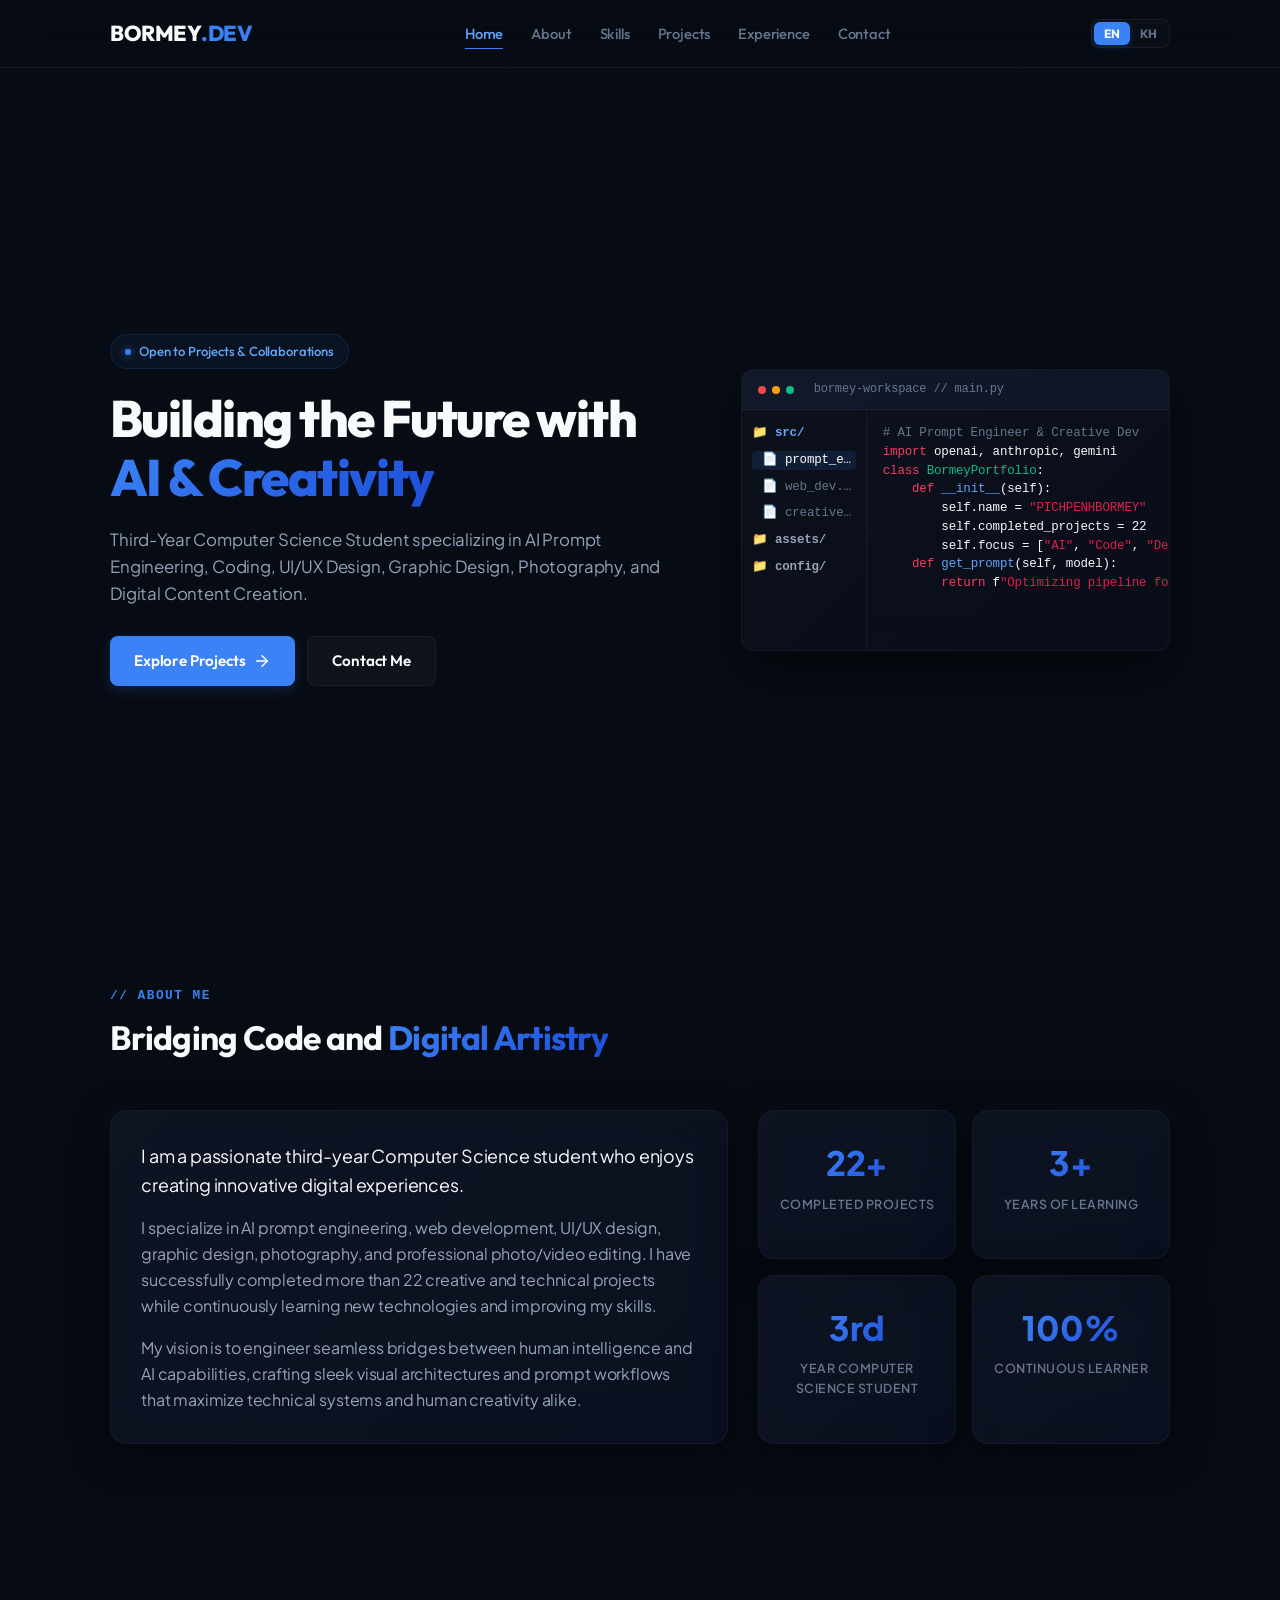
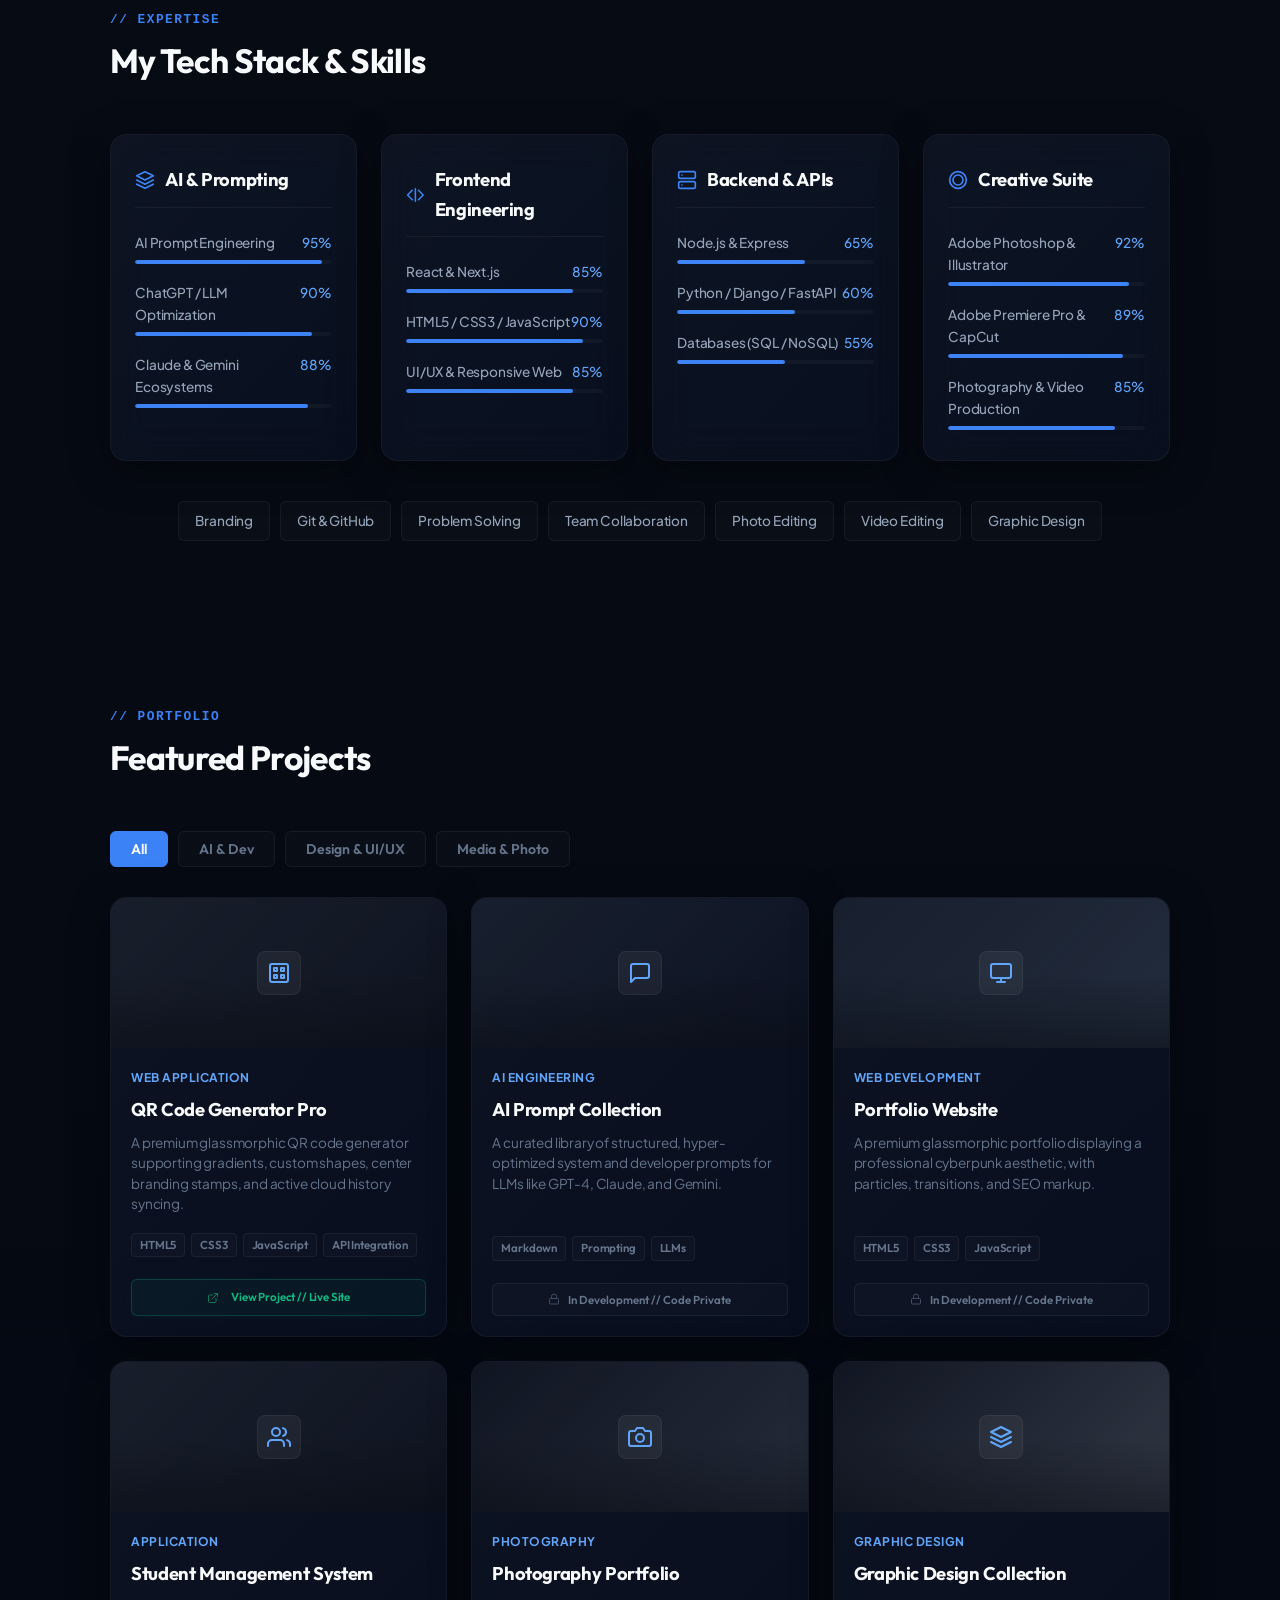
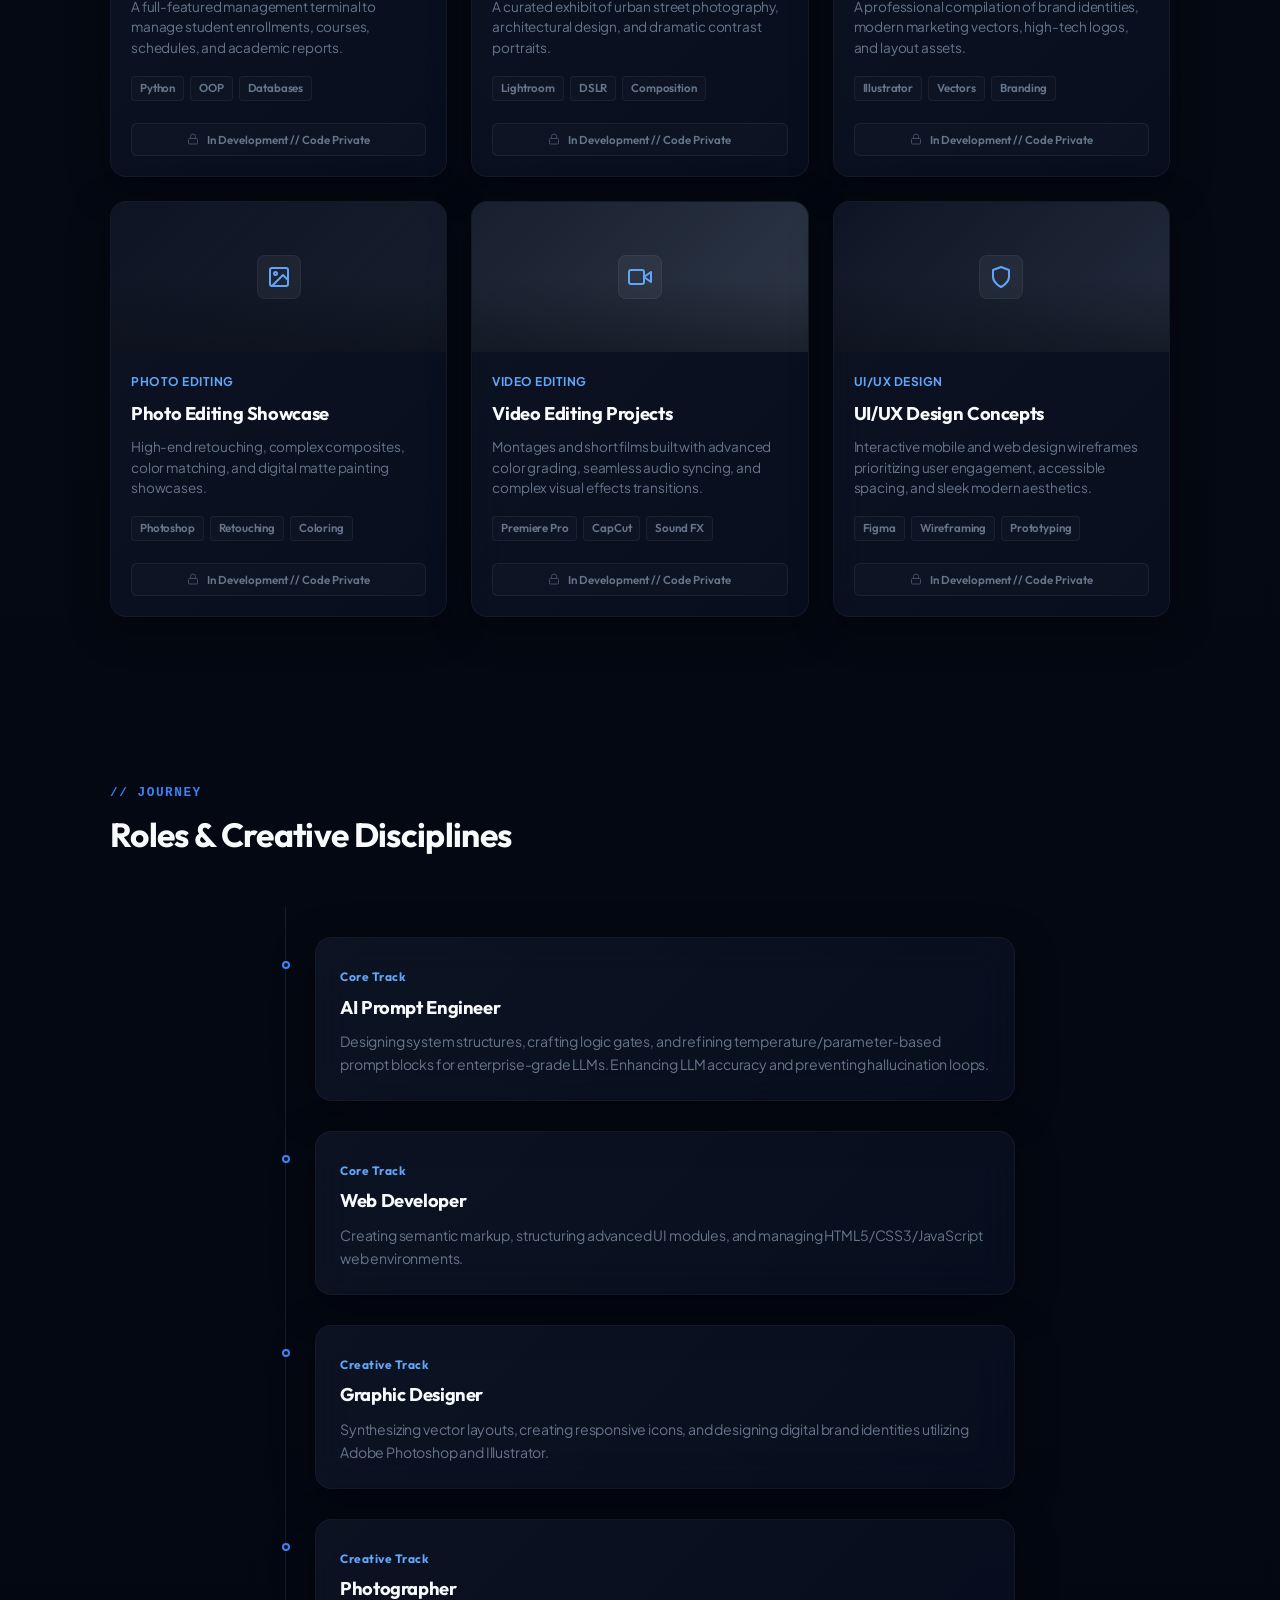
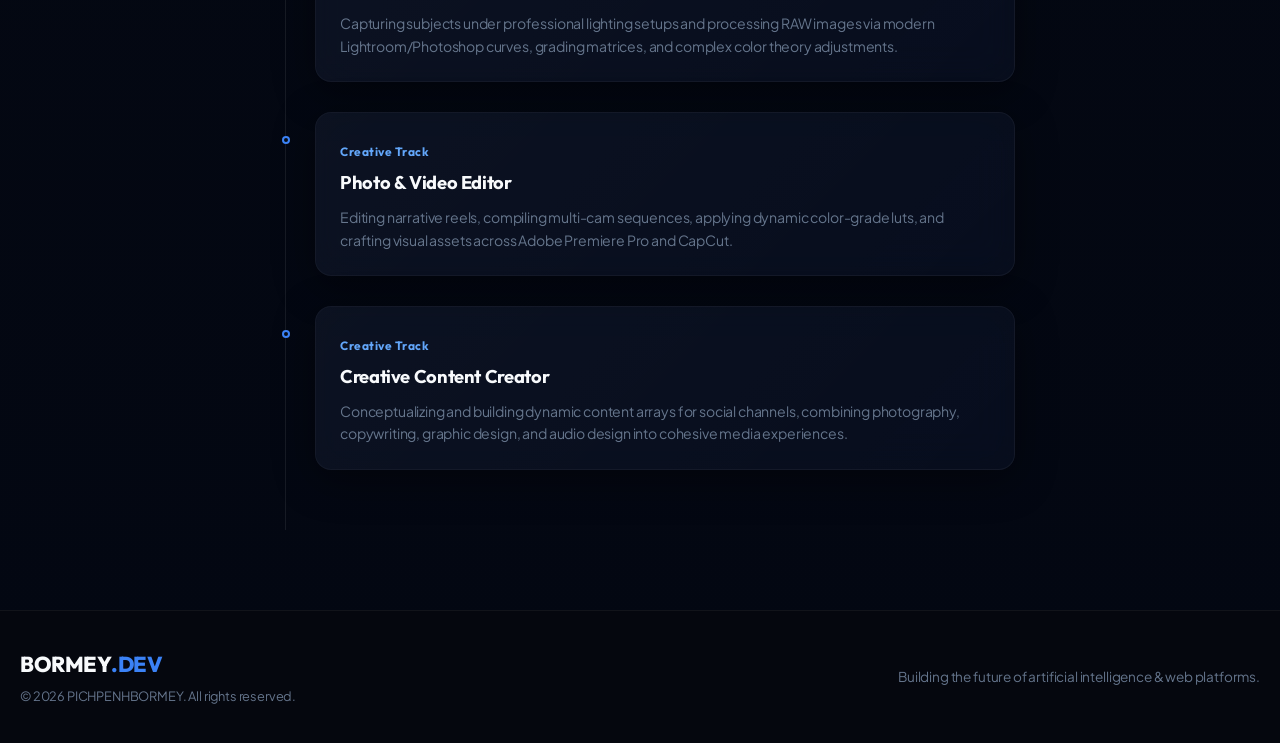
<file: index.html>
<!DOCTYPE html>
<html lang="en">
<head>
    <meta charset="UTF-8">
    <meta name="viewport" content="width=device-width, initial-scale=1.0">
    <title>BORMEY | AI Prompt Engineer & Creative Developer Portfolio</title>
    <meta name="description" content="Portfolio of BORMEY - Third-Year Computer Science Student specializing in AI Prompt Engineering, Coding, UI/UX Design, and Digital Content Creation.">
    <!-- Google Fonts -->
    <link rel="preconnect" href="https://fonts.googleapis.com">
    <link rel="preconnect" href="https://fonts.gstatic.com" crossorigin>
    <link href="https://fonts.googleapis.com/css2?family=Outfit:wght@300;400;500;600;700;800&family=Plus+Jakarta+Sans:wght@300;400;500;600;700;800&display=swap" rel="stylesheet">
    <!-- Custom CSS -->
    <link rel="stylesheet" href="style.css">
</head>
<body>
    <!-- Floating Background Canvas for Gentle Depth Particles -->
    <canvas id="particle-canvas"></canvas>

    <!-- Header / Navigation -->
    <header class="header">
        <div class="nav-container">
            <a href="#" class="logo">
                BORMEY<span class="logo-accent">.DEV</span>
            </a>
            <nav class="nav-menu">
                <a href="#home" class="nav-link" data-i18n="navHome">Home</a>
                <a href="#about" class="nav-link" data-i18n="navAbout">About</a>
                <a href="#skills" class="nav-link" data-i18n="navSkills">Skills</a>
                <a href="#projects" class="nav-link" data-i18n="navProjects">Projects</a>
                <a href="#experience" class="nav-link" data-i18n="navExperience">Experience</a>
                <a href="contact.html" class="nav-link" data-i18n="navContact">Contact</a>
            </nav>
            <div class="header-actions">
                <div class="lang-toggle">
                    <button class="lang-btn active" id="lang-btn-en">EN</button>
                    <button class="lang-btn" id="lang-btn-kh">KH</button>
                </div>
            </div>
            <button class="mobile-toggle" aria-label="Toggle Navigation Menu">
                <svg width="24" height="24" viewBox="0 0 24 24" fill="none" stroke="currentColor" stroke-width="2" stroke-linecap="round" stroke-linejoin="round"><line x1="3" y1="12" x2="21" y2="12"></line><line x1="3" y1="6" x2="21" y2="6"></line><line x1="3" y1="18" x2="21" y2="18"></line></svg>
            </button>
        </div>
    </header>

    <!-- Hero Section -->
    <section class="hero-section" id="home">
        <div class="hero-container">
            <div class="hero-content">
                <div class="badge professional-badge">
                    <span class="badge-dot"></span> <span data-i18n="heroBadge">Open to Projects & Collaborations</span>
                </div>
                <h1 class="hero-title" data-i18n="heroTitle">
                    Building the Future with <span class="gradient-text">AI & Creativity</span>
                </h1>
                <p class="hero-subtitle" data-i18n="heroSubtitle">
                    Third-Year Computer Science Student specializing in AI Prompt Engineering, Coding, UI/UX Design, Graphic Design, Photography, and Digital Content Creation.
                </p>
            </div>
            
            <div class="hero-ctas">
                <a href="#projects" class="btn btn-primary">
                    <span data-i18n="heroExplore">Explore Projects</span>
                    <svg width="18" height="18" viewBox="0 0 24 24" fill="none" stroke="currentColor" stroke-width="2" stroke-linecap="round" stroke-linejoin="round"><line x1="5" y1="12" x2="19" y2="12"></line><polyline points="12 5 19 12 12 19"></polyline></svg>
                </a>
                <a href="contact.html" class="btn btn-secondary">
                    <span data-i18n="heroContact">Contact Me</span>
                </a>
            </div>
            
            <div class="hero-visual">
                <!-- Premium Developer Dashboard Workspace Mockup -->
                <div class="dashboard-mockup glass-card">
                    <div class="mockup-header">
                        <div class="mockup-dots">
                            <span class="mockup-dot dot-close"></span>
                            <span class="mockup-dot dot-minimize"></span>
                            <span class="mockup-dot dot-expand"></span>
                        </div>
                        <div class="mockup-title">bormey-workspace // main.py</div>
                    </div>
                    <div class="mockup-body">
                        <div class="mockup-sidebar">
                            <div class="sidebar-item active">📁 src/</div>
                            <div class="sidebar-subitem active" title="prompt_eng.py" data-file="prompt">📄 prompt_eng.py</div>
                            <div class="sidebar-subitem" title="web_dev.js" data-file="web">📄 web_dev.js</div>
                            <div class="sidebar-subitem" title="creative.css" data-file="creative">📄 creative.css</div>
                            <div class="sidebar-item">📁 assets/</div>
                            <div class="sidebar-item">📁 config/</div>
                        </div>
                        <div class="mockup-code">
                            <div class="code-line"><span class="code-comment"># AI Prompt Engineer & Creative Dev</span></div>
                            <div class="code-line"><span class="code-keyword">import</span> openai, anthropic, gemini</div>
                            <div class="code-line"></div>
                            <div class="code-line"><span class="code-keyword">class</span> <span class="code-class">BormeyPortfolio</span>:</div>
                            <div class="code-line">&nbsp;&nbsp;&nbsp;&nbsp;<span class="code-keyword">def</span> <span class="code-func">__init__</span>(self):</div>
                            <div class="code-line">&nbsp;&nbsp;&nbsp;&nbsp;&nbsp;&nbsp;&nbsp;&nbsp;self.name = <span class="code-string">"PICHPENHBORMEY"</span></div>
                            <div class="code-line">&nbsp;&nbsp;&nbsp;&nbsp;&nbsp;&nbsp;&nbsp;&nbsp;self.completed_projects = 22</div>
                            <div class="code-line">&nbsp;&nbsp;&nbsp;&nbsp;&nbsp;&nbsp;&nbsp;&nbsp;self.focus = [<span class="code-string">"AI"</span>, <span class="code-string">"Code"</span>, <span class="code-string">"Design"</span>]</div>
                            <div class="code-line"></div>
                            <div class="code-line">&nbsp;&nbsp;&nbsp;&nbsp;<span class="code-keyword">def</span> <span class="code-func">get_prompt</span>(self, model):</div>
                            <div class="code-line">&nbsp;&nbsp;&nbsp;&nbsp;&nbsp;&nbsp;&nbsp;&nbsp;<span class="code-keyword">return</span> f<span class="code-string">"Optimizing pipeline for {model}..."</span></div>
                        </div>
                    </div>
                </div>
            </div>
        </div>
    </section>

    <!-- About Me Section -->
    <section class="section about-section" id="about">
        <div class="container">
            <div class="section-header">
                <span class="section-tag font-monospace" data-i18n="aboutTag">// ABOUT ME</span>
                <h2 class="section-title" data-i18n="aboutTitle">Bridging Code and Digital Artistry</h2>
            </div>
            
            <div class="about-grid">
                <div class="about-text-card glass-card">
                    <p class="lead-text" data-i18n="aboutLead">
                        I am a passionate third-year Computer Science student who enjoys creating innovative digital experiences.
                    </p>
                    <p data-i18n="aboutP1">
                        I specialize in AI prompt engineering, web development, UI/UX design, graphic design, photography, and professional photo/video editing. I have successfully completed more than 22 creative and technical projects while continuously learning new technologies and improving my skills.
                    </p>
                    <p data-i18n="aboutP2">
                        My vision is to engineer seamless bridges between human intelligence and AI capabilities, crafting sleek visual architectures and prompt workflows that maximize technical systems and human creativity alike.
                    </p>
                </div>
                
                <div class="about-stats">
                    <div class="stat-card glass-card">
                        <div class="stat-num gradient-text">22+</div>
                        <div class="stat-label" data-i18n="stat1Label">Completed Projects</div>
                    </div>
                    <div class="stat-card glass-card">
                        <div class="stat-num gradient-text">3+</div>
                        <div class="stat-label" data-i18n="stat2Label">Years of Learning</div>
                    </div>
                    <div class="stat-card glass-card">
                        <div class="stat-num gradient-text">3rd</div>
                        <div class="stat-label" data-i18n="stat3Label">Year Computer Science Student</div>
                    </div>
                    <div class="stat-card glass-card">
                        <div class="stat-num gradient-text">100%</div>
                        <div class="stat-label" data-i18n="stat4Label">Continuous Learner</div>
                    </div>
                </div>
            </div>
        </div>
    </section>

    <!-- Skills Section -->
    <section class="section skills-section" id="skills">
        <div class="container">
            <div class="section-header">
                <span class="section-tag font-monospace" data-i18n="skillsTag">// EXPERTISE</span>
                <h2 class="section-title" data-i18n="skillsTitle">My Tech Stack & Skills</h2>
            </div>

            <div class="skills-grid">
                <!-- Group 1: AI & Prompt Engineering -->
                <div class="skills-card glass-card">
                    <h3 class="skills-group-title">
                        <svg width="20" height="20" viewBox="0 0 24 24" fill="none" stroke="#3b82f6" stroke-width="2" stroke-linecap="round" stroke-linejoin="round" class="title-icon"><polygon points="12 2 2 7 12 12 22 7 12 2"></polygon><polyline points="2 17 12 22 22 17"></polyline><polyline points="2 12 12 17 22 12"></polyline></svg>
                        <span data-i18n="skillsGroup1">AI & Prompting</span>
                    </h3>
                    <div class="skills-list">
                        <div class="skill-item">
                            <div class="skill-info">
                                <span data-i18n="skillName1">AI Prompt Engineering</span>
                                <span class="skill-percentage">95%</span>
                            </div>
                            <div class="progress-bar-container">
                                <div class="progress-bar" style="--width: 95%;"></div>
                            </div>
                        </div>
                        <div class="skill-item">
                            <div class="skill-info">
                                <span data-i18n="skillName2">ChatGPT / LLM Optimization</span>
                                <span class="skill-percentage">90%</span>
                            </div>
                            <div class="progress-bar-container">
                                <div class="progress-bar" style="--width: 90%;"></div>
                            </div>
                        </div>
                        <div class="skill-item">
                            <div class="skill-info">
                                <span data-i18n="skillName3">Claude & Gemini Ecosystems</span>
                                <span class="skill-percentage">88%</span>
                            </div>
                            <div class="progress-bar-container">
                                <div class="progress-bar" style="--width: 88%;"></div>
                            </div>
                        </div>
                    </div>
                </div>

                <!-- Group 2: Frontend Engineering -->
                <div class="skills-card glass-card">
                    <h3 class="skills-group-title">
                        <svg width="20" height="20" viewBox="0 0 24 24" fill="none" stroke="#3b82f6" stroke-width="2" stroke-linecap="round" stroke-linejoin="round" class="title-icon"><polyline points="16 18 22 12 16 6"></polyline><polyline points="8 6 2 12 8 18"></polyline><line x1="12" y1="4" x2="12" y2="20"></line></svg>
                        <span data-i18n="skillsGroup2">Frontend Engineering</span>
                    </h3>
                    <div class="skills-list">
                        <div class="skill-item">
                            <div class="skill-info">
                                <span data-i18n="skillName4">React & Next.js</span>
                                <span class="skill-percentage">85%</span>
                            </div>
                            <div class="progress-bar-container">
                                <div class="progress-bar" style="--width: 85%;"></div>
                            </div>
                        </div>
                        <div class="skill-item">
                            <div class="skill-info">
                                <span data-i18n="skillName5">HTML5 / CSS3 / JavaScript</span>
                                <span class="skill-percentage">90%</span>
                            </div>
                            <div class="progress-bar-container">
                                <div class="progress-bar" style="--width: 90%;"></div>
                            </div>
                        </div>
                        <div class="skill-item">
                            <div class="skill-info">
                                <span data-i18n="skillName6">UI/UX & Responsive Web</span>
                                <span class="skill-percentage">85%</span>
                            </div>
                            <div class="progress-bar-container">
                                <div class="progress-bar" style="--width: 85%;"></div>
                            </div>
                        </div>
                    </div>
                </div>

                <!-- Group 4: Backend & APIs -->
                <div class="skills-card glass-card">
                    <h3 class="skills-group-title">
                        <svg width="20" height="20" viewBox="0 0 24 24" fill="none" stroke="#3b82f6" stroke-width="2" stroke-linecap="round" stroke-linejoin="round" class="title-icon"><rect x="2" y="2" width="20" height="8" rx="2" ry="2"></rect><rect x="2" y="14" width="20" height="8" rx="2" ry="2"></rect><line x1="6" y1="6" x2="6.01" y2="6"></line><line x1="6" y1="18" x2="6.01" y2="18"></line></svg>
                        <span data-i18n="skillsGroup4">Backend & APIs</span>
                    </h3>
                    <div class="skills-list">
                        <div class="skill-item">
                            <div class="skill-info">
                                <span data-i18n="skillName7">Node.js & Express</span>
                                <span class="skill-percentage">65%</span>
                            </div>
                            <div class="progress-bar-container">
                                <div class="progress-bar" style="--width: 65%;"></div>
                            </div>
                        </div>
                        <div class="skill-item">
                            <div class="skill-info">
                                <span data-i18n="skillName8">Python / Django / FastAPI</span>
                                <span class="skill-percentage">60%</span>
                            </div>
                            <div class="progress-bar-container">
                                <div class="progress-bar" style="--width: 60%;"></div>
                            </div>
                        </div>
                        <div class="skill-item">
                            <div class="skill-info">
                                <span data-i18n="skillName9">Databases (SQL / NoSQL)</span>
                                <span class="skill-percentage">55%</span>
                            </div>
                            <div class="progress-bar-container">
                                <div class="progress-bar" style="--width: 55%;"></div>
                            </div>
                        </div>
                    </div>
                </div>

                <!-- Group 3: Creative & Production -->
                <div class="skills-card glass-card">
                    <h3 class="skills-group-title">
                        <svg width="20" height="20" viewBox="0 0 24 24" fill="none" stroke="#3b82f6" stroke-width="2" stroke-linecap="round" stroke-linejoin="round" class="title-icon"><path d="M12 22C17.5228 22 22 17.5228 22 12C22 6.47715 17.5228 2 12 2C6.47715 2 2 6.47715 2 12C2 17.5228 6.47715 22 12 22Z" stroke-miterlimit="10"/><path d="M12 18C15.3137 18 18 15.3137 18 12C18 8.68629 15.3137 6 12 6C8.68629 6 6 8.68629 6 12C6 15.3137 8.68629 18 12 18Z" stroke-miterlimit="10"/></svg>
                        <span data-i18n="skillsGroup3">Creative Suite</span>
                    </h3>
                    <div class="skills-list">
                        <div class="skill-item">
                            <div class="skill-info">
                                <span data-i18n="skillName10">Adobe Photoshop & Illustrator</span>
                                <span class="skill-percentage">92%</span>
                            </div>
                            <div class="progress-bar-container">
                                <div class="progress-bar" style="--width: 92%;"></div>
                            </div>
                        </div>
                        <div class="skill-item">
                            <div class="skill-info">
                                <span data-i18n="skillName11">Adobe Premiere Pro & CapCut</span>
                                <span class="skill-percentage">89%</span>
                            </div>
                            <div class="progress-bar-container">
                                <div class="progress-bar" style="--width: 89%;"></div>
                            </div>
                        </div>
                        <div class="skill-item">
                            <div class="skill-info">
                                <span data-i18n="skillName12">Photography & Video Production</span>
                                <span class="skill-percentage">85%</span>
                            </div>
                            <div class="progress-bar-container">
                                <div class="progress-bar" style="--width: 85%;"></div>
                            </div>
                        </div>
                    </div>
                </div>
            </div>

            <!-- Soft skills tags -->
            <div class="soft-skills-container">
                <span class="soft-skill-tag" data-i18n="soft1">Branding</span>
                <span class="soft-skill-tag" data-i18n="soft2">Git & GitHub</span>
                <span class="soft-skill-tag" data-i18n="soft3">Problem Solving</span>
                <span class="soft-skill-tag" data-i18n="soft4">Team Collaboration</span>
                <span class="soft-skill-tag" data-i18n="soft5">Photo Editing</span>
                <span class="soft-skill-tag" data-i18n="soft6">Video Editing</span>
                <span class="soft-skill-tag" data-i18n="soft7">Graphic Design</span>
            </div>
        </div>
    </section>

    <!-- Projects Section -->
    <section class="section projects-section" id="projects">
        <div class="container">
            <div class="section-header">
                <span class="section-tag font-monospace" data-i18n="projectsTag">// PORTFOLIO</span>
                <h2 class="section-title" data-i18n="projectsTitle">Featured Projects</h2>
            </div>

            <!-- Filter Controls -->
            <div class="filter-controls">
                <button class="filter-btn active" data-filter="all" data-i18n="projectsAll">All</button>
                <button class="filter-btn" data-filter="ai-dev" data-i18n="projectsAiDev">AI & Dev</button>
                <button class="filter-btn" data-filter="design" data-i18n="projectsDesign">Design & UI/UX</button>
                <button class="filter-btn" data-filter="media" data-i18n="projectsMedia">Media & Photo</button>
            </div>

            <!-- Projects Grid -->
            <div class="projects-grid">
                <!-- Project: QR Code Generator Pro -->
                <div class="project-card glass-card" data-category="ai-dev">
                    <div class="project-visual bg-grad-3">
                        <div class="visual-overlay"></div>
                        <span class="project-icon-wrapper">
                            <svg width="24" height="24" viewBox="0 0 24 24" fill="none" stroke="currentColor" stroke-width="2" stroke-linecap="round" stroke-linejoin="round"><rect x="3" y="3" width="18" height="18" rx="2" ry="2"></rect><rect x="7" y="7" width="3" height="3"></rect><rect x="14" y="7" width="3" height="3"></rect><rect x="7" y="14" width="3" height="3"></rect><rect x="14" y="14" width="3" height="3"></rect></svg>
                        </span>
                    </div>
                    <div class="project-info">
                        <span class="project-meta" data-i18n="p0Meta">Web Application</span>
                        <h3 class="project-title" data-i18n="p0Title">QR Code Generator Pro</h3>
                        <p class="project-desc" data-i18n="p0Desc">A premium glassmorphic QR code generator supporting gradients, custom shapes, center branding stamps, and active cloud history syncing.</p>
                        <div class="project-tech">
                            <span>HTML5</span>
                            <span>CSS3</span>
                            <span>JavaScript</span>
                            <span>API Integration</span>
                        </div>
                        <a href="https://meyyynash.github.io/qr-code/" target="_blank" rel="noopener noreferrer" class="project-card-btn active-btn">
                            <svg width="12" height="12" viewBox="0 0 24 24" fill="none" stroke="currentColor" stroke-width="2" stroke-linecap="round" stroke-linejoin="round" style="margin-right: 4px;"><path d="M18 13v6a2 2 0 0 1-2 2H5a2 2 0 0 1-2-2V8a2 2 0 0 1 2-2h6"></path><polyline points="15 3 21 3 21 9"></polyline><line x1="10" y1="14" x2="21" y2="3"></line></svg>
                            <span data-i18n="projectBtnView">View Project // Live Site</span>
                        </a>
                    </div>
                </div>

                <!-- Project 1: AI Prompt Collection -->
                <div class="project-card glass-card" data-category="ai-dev">
                    <div class="project-visual bg-grad-1">
                        <div class="visual-overlay"></div>
                        <span class="project-icon-wrapper">
                            <svg width="24" height="24" viewBox="0 0 24 24" fill="none" stroke="currentColor" stroke-width="2" stroke-linecap="round" stroke-linejoin="round"><path d="M21 15a2 2 0 0 1-2 2H7l-4 4V5a2 2 0 0 1 2-2h14a2 2 0 0 1 2 2z"></path></svg>
                        </span>
                    </div>
                    <div class="project-info">
                        <span class="project-meta" data-i18n="p1Meta">AI Engineering</span>
                        <h3 class="project-title" data-i18n="p1Title">AI Prompt Collection</h3>
                        <p class="project-desc" data-i18n="p1Desc">A curated library of structured, hyper-optimized system and developer prompts for LLMs like GPT-4, Claude, and Gemini.</p>
                        <div class="project-tech">
                            <span>Markdown</span>
                            <span>Prompting</span>
                            <span>LLMs</span>
                        </div>
                        <button class="project-card-btn" disabled>
                            <svg width="12" height="12" viewBox="0 0 24 24" fill="none" stroke="currentColor" stroke-width="2"><rect x="3" y="11" width="18" height="11" rx="2" ry="2"></rect><path d="M7 11V7a5 5 0 0 1 10 0v4"></path></svg>
                            <span data-i18n="projectBtnLock">In Development // Code Private</span>
                        </button>
                    </div>
                </div>

                <!-- Project 2: Portfolio Website -->
                <div class="project-card glass-card" data-category="ai-dev">
                    <div class="project-visual bg-grad-2">
                        <div class="visual-overlay"></div>
                        <span class="project-icon-wrapper">
                            <svg width="24" height="24" viewBox="0 0 24 24" fill="none" stroke="currentColor" stroke-width="2" stroke-linecap="round" stroke-linejoin="round"><rect x="2" y="3" width="20" height="14" rx="2" ry="2"></rect><line x1="8" y1="21" x2="16" y2="21"></line><line x1="12" y1="17" x2="12" y2="21"></line></svg>
                        </span>
                    </div>
                    <div class="project-info">
                        <span class="project-meta" data-i18n="p2Meta">Web Development</span>
                        <h3 class="project-title" data-i18n="p2Title">Portfolio Website</h3>
                        <p class="project-desc" data-i18n="p2Desc">A premium glassmorphic portfolio displaying a professional cyberpunk aesthetic, with particles, transitions, and SEO markup.</p>
                        <div class="project-tech">
                            <span>HTML5</span>
                            <span>CSS3</span>
                            <span>JavaScript</span>
                        </div>
                        <button class="project-card-btn" disabled>
                            <svg width="12" height="12" viewBox="0 0 24 24" fill="none" stroke="currentColor" stroke-width="2"><rect x="3" y="11" width="18" height="11" rx="2" ry="2"></rect><path d="M7 11V7a5 5 0 0 1 10 0v4"></path></svg>
                            <span data-i18n="projectBtnLock">In Development // Code Private</span>
                        </button>
                    </div>
                </div>

                <!-- Project 3: Student Management System -->
                <div class="project-card glass-card" data-category="ai-dev">
                    <div class="project-visual bg-grad-3">
                        <div class="visual-overlay"></div>
                        <span class="project-icon-wrapper">
                            <svg width="24" height="24" viewBox="0 0 24 24" fill="none" stroke="currentColor" stroke-width="2" stroke-linecap="round" stroke-linejoin="round"><path d="M17 21v-2a4 4 0 0 0-4-4H5a4 4 0 0 0-4 4v2"></path><circle cx="9" cy="7" r="4"></circle><path d="M23 21v-2a4 4 0 0 0-3-3.87"></path><path d="M16 3.13a4 4 0 0 1 0 7.75"></path></svg>
                        </span>
                    </div>
                    <div class="project-info">
                        <span class="project-meta" data-i18n="p3Meta">Application</span>
                        <h3 class="project-title" data-i18n="p3Title">Student Management System</h3>
                        <p class="project-desc" data-i18n="p3Desc">A full-featured management terminal to manage student enrollments, courses, schedules, and academic reports.</p>
                        <div class="project-tech">
                            <span>Python</span>
                            <span>OOP</span>
                            <span>Databases</span>
                        </div>
                        <button class="project-card-btn" disabled>
                            <svg width="12" height="12" viewBox="0 0 24 24" fill="none" stroke="currentColor" stroke-width="2"><rect x="3" y="11" width="18" height="11" rx="2" ry="2"></rect><path d="M7 11V7a5 5 0 0 1 10 0v4"></path></svg>
                            <span data-i18n="projectBtnLock">In Development // Code Private</span>
                        </button>
                    </div>
                </div>

                <!-- Project 4: Photography Portfolio -->
                <div class="project-card glass-card" data-category="media">
                    <div class="project-visual bg-grad-4">
                        <div class="visual-overlay"></div>
                        <span class="project-icon-wrapper">
                            <svg width="24" height="24" viewBox="0 0 24 24" fill="none" stroke="currentColor" stroke-width="2" stroke-linecap="round" stroke-linejoin="round"><path d="M23 19a2 2 0 0 1-2 2H3a2 2 0 0 1-2-2V8a2 2 0 0 1 2-2h4l2-3h6l2 3h4a2 2 0 0 1 2 2z"></path><circle cx="12" cy="13" r="4"></circle></svg>
                        </span>
                    </div>
                    <div class="project-info">
                        <span class="project-meta" data-i18n="p4Meta">Photography</span>
                        <h3 class="project-title" data-i18n="p4Title">Photography Portfolio</h3>
                        <p class="project-desc" data-i18n="p4Desc">A curated exhibit of urban street photography, architectural design, and dramatic contrast portraits.</p>
                        <div class="project-tech">
                            <span>Lightroom</span>
                            <span>DSLR</span>
                            <span>Composition</span>
                        </div>
                        <button class="project-card-btn" disabled>
                            <svg width="12" height="12" viewBox="0 0 24 24" fill="none" stroke="currentColor" stroke-width="2"><rect x="3" y="11" width="18" height="11" rx="2" ry="2"></rect><path d="M7 11V7a5 5 0 0 1 10 0v4"></path></svg>
                            <span data-i18n="projectBtnLock">In Development // Code Private</span>
                        </button>
                    </div>
                </div>

                <!-- Project 5: Graphic Design Collection -->
                <div class="project-card glass-card" data-category="design">
                    <div class="project-visual bg-grad-5">
                        <div class="visual-overlay"></div>
                        <span class="project-icon-wrapper">
                            <svg width="24" height="24" viewBox="0 0 24 24" fill="none" stroke="currentColor" stroke-width="2" stroke-linecap="round" stroke-linejoin="round"><path d="M12 2L2 7l10 5 10-5-10-5zM2 17l10 5 10-5M2 12l10 5 10-5"></path></svg>
                        </span>
                    </div>
                    <div class="project-info">
                        <span class="project-meta" data-i18n="p5Meta">Graphic Design</span>
                        <h3 class="project-title" data-i18n="p5Title">Graphic Design Collection</h3>
                        <p class="project-desc" data-i18n="p5Desc">A professional compilation of brand identities, modern marketing vectors, high-tech logos, and layout assets.</p>
                        <div class="project-tech">
                            <span>Illustrator</span>
                            <span>Vectors</span>
                            <span>Branding</span>
                        </div>
                        <button class="project-card-btn" disabled>
                            <svg width="12" height="12" viewBox="0 0 24 24" fill="none" stroke="currentColor" stroke-width="2"><rect x="3" y="11" width="18" height="11" rx="2" ry="2"></rect><path d="M7 11V7a5 5 0 0 1 10 0v4"></path></svg>
                            <span data-i18n="projectBtnLock">In Development // Code Private</span>
                        </button>
                    </div>
                </div>

                <!-- Project 6: Photo Editing Showcase -->
                <div class="project-card glass-card" data-category="media">
                    <div class="project-visual bg-grad-6">
                        <div class="visual-overlay"></div>
                        <span class="project-icon-wrapper">
                            <svg width="24" height="24" viewBox="0 0 24 24" fill="none" stroke="currentColor" stroke-width="2" stroke-linecap="round" stroke-linejoin="round"><rect x="3" y="3" width="18" height="18" rx="2" ry="2"></rect><circle cx="8.5" cy="8.5" r="1.5"></circle><polyline points="21 15 16 10 5 21"></polyline></svg>
                        </span>
                    </div>
                    <div class="project-info">
                        <span class="project-meta" data-i18n="p6Meta">Photo Editing</span>
                        <h3 class="project-title" data-i18n="p6Title">Photo Editing Showcase</h3>
                        <p class="project-desc" data-i18n="p6Desc">High-end retouching, complex composites, color matching, and digital matte painting showcases.</p>
                        <div class="project-tech">
                            <span>Photoshop</span>
                            <span>Retouching</span>
                            <span>Coloring</span>
                        </div>
                        <button class="project-card-btn" disabled>
                            <svg width="12" height="12" viewBox="0 0 24 24" fill="none" stroke="currentColor" stroke-width="2"><rect x="3" y="11" width="18" height="11" rx="2" ry="2"></rect><path d="M7 11V7a5 5 0 0 1 10 0v4"></path></svg>
                            <span data-i18n="projectBtnLock">In Development // Code Private</span>
                        </button>
                    </div>
                </div>

                <!-- Project 7: Video Editing Projects -->
                <div class="project-card glass-card" data-category="media">
                    <div class="project-visual bg-grad-7">
                        <div class="visual-overlay"></div>
                        <span class="project-icon-wrapper">
                            <svg width="24" height="24" viewBox="0 0 24 24" fill="none" stroke="currentColor" stroke-width="2" stroke-linecap="round" stroke-linejoin="round"><polygon points="23 7 16 12 23 17 23 7"></polygon><rect x="1" y="5" width="15" height="14" rx="2" ry="2"></rect></svg>
                        </span>
                    </div>
                    <div class="project-info">
                        <span class="project-meta" data-i18n="p7Meta">Video Editing</span>
                        <h3 class="project-title" data-i18n="p7Title">Video Editing Projects</h3>
                        <p class="project-desc" data-i18n="p7Desc">Montages and short films built with advanced color grading, seamless audio syncing, and complex visual effects transitions.</p>
                        <div class="project-tech">
                            <span>Premiere Pro</span>
                            <span>CapCut</span>
                            <span>Sound FX</span>
                        </div>
                        <button class="project-card-btn" disabled>
                            <svg width="12" height="12" viewBox="0 0 24 24" fill="none" stroke="currentColor" stroke-width="2"><rect x="3" y="11" width="18" height="11" rx="2" ry="2"></rect><path d="M7 11V7a5 5 0 0 1 10 0v4"></path></svg>
                            <span data-i18n="projectBtnLock">In Development // Code Private</span>
                        </button>
                    </div>
                </div>

                <!-- Project 8: UI/UX Design Concepts -->
                <div class="project-card glass-card" data-category="design">
                    <div class="project-visual bg-grad-8">
                        <div class="visual-overlay"></div>
                        <span class="project-icon-wrapper">
                            <svg width="24" height="24" viewBox="0 0 24 24" fill="none" stroke="currentColor" stroke-width="2" stroke-linecap="round" stroke-linejoin="round"><path d="M12 22s8-4 8-10V5l-8-3-8 3v7c0 6 8 10 8 10z"></path></svg>
                        </span>
                    </div>
                    <div class="project-info">
                        <span class="project-meta" data-i18n="p8Meta">UI/UX Design</span>
                        <h3 class="project-title" data-i18n="p8Title">UI/UX Design Concepts</h3>
                        <p class="project-desc" data-i18n="p8Desc">Interactive mobile and web design wireframes prioritizing user engagement, accessible spacing, and sleek modern aesthetics.</p>
                        <div class="project-tech">
                            <span>Figma</span>
                            <span>Wireframing</span>
                            <span>Prototyping</span>
                        </div>
                        <button class="project-card-btn" disabled>
                            <svg width="12" height="12" viewBox="0 0 24 24" fill="none" stroke="currentColor" stroke-width="2"><rect x="3" y="11" width="18" height="11" rx="2" ry="2"></rect><path d="M7 11V7a5 5 0 0 1 10 0v4"></path></svg>
                            <span data-i18n="projectBtnLock">Setup under developer // Private</span>
                        </button>
                    </div>
                </div>
            </div>
        </div>
    </section>

    <!-- Experience Section -->
    <section class="section experience-section" id="experience">
        <div class="container">
            <div class="section-header">
                <span class="section-tag font-monospace" data-i18n="journeyTag">// JOURNEY</span>
                <h2 class="section-title" data-i18n="journeyTitle">Roles & Creative Disciplines</h2>
            </div>

            <!-- Timeline -->
            <div class="timeline">
                <div class="timeline-line"></div>
                
                <!-- Role 1 -->
                <div class="timeline-item">
                    <div class="timeline-dot"></div>
                    <div class="timeline-card glass-card">
                        <span class="timeline-date" data-i18n="exp1Track">Core Track</span>
                        <h3 class="timeline-role" data-i18n="exp1Role">AI Prompt Engineer</h3>
                        <p class="timeline-desc" data-i18n="exp1Desc">Designing system structures, crafting logic gates, and refining temperature/parameter-based prompt blocks for enterprise-grade LLMs. Enhancing LLM accuracy and preventing hallucination loops.</p>
                    </div>
                </div>

                <!-- Role 2 -->
                <div class="timeline-item">
                    <div class="timeline-dot"></div>
                    <div class="timeline-card glass-card">
                        <span class="timeline-date" data-i18n="exp2Track">Core Track</span>
                        <h3 class="timeline-role" data-i18n="exp2Role">Web Developer</h3>
                        <p class="timeline-desc" data-i18n="exp2Desc">Creating semantic markup, structuring advanced UI modules, and managing HTML5/CSS3/JavaScript web environments.</p>
                    </div>
                </div>

                <!-- Role 3 -->
                <div class="timeline-item">
                    <div class="timeline-dot"></div>
                    <div class="timeline-card glass-card">
                        <span class="timeline-date" data-i18n="exp3Track">Creative Track</span>
                        <h3 class="timeline-role" data-i18n="exp3Role">Graphic Designer</h3>
                        <p class="timeline-desc" data-i18n="exp3Desc">Synthesizing vector layouts, creating responsive icons, and designing digital brand identities utilizing Adobe Photoshop and Illustrator.</p>
                    </div>
                </div>

                <!-- Role 4 -->
                <div class="timeline-item">
                    <div class="timeline-dot"></div>
                    <div class="timeline-card glass-card">
                        <span class="timeline-date" data-i18n="exp4Track">Creative Track</span>
                        <h3 class="timeline-role" data-i18n="exp4Role">Photographer</h3>
                        <p class="timeline-desc" data-i18n="exp4Desc">Capturing subjects under professional lighting setups and processing RAW images via modern Lightroom/Photoshop curves, grading matrices, and complex color theory adjustments.</p>
                    </div>
                </div>

                <!-- Role 5 -->
                <div class="timeline-item">
                    <div class="timeline-dot"></div>
                    <div class="timeline-card glass-card">
                        <span class="timeline-date" data-i18n="exp5Track">Creative Track</span>
                        <h3 class="timeline-role" data-i18n="exp5Role">Photo & Video Editor</h3>
                        <p class="timeline-desc" data-i18n="exp5Desc">Editing narrative reels, compiling multi-cam sequences, applying dynamic color-grade luts, and crafting visual assets across Adobe Premiere Pro and CapCut.</p>
                    </div>
                </div>

                <!-- Role 6 -->
                <div class="timeline-item">
                    <div class="timeline-dot"></div>
                    <div class="timeline-card glass-card">
                        <span class="timeline-date" data-i18n="exp6Track">Creative Track</span>
                        <h3 class="timeline-role" data-i18n="exp6Role">Creative Content Creator</h3>
                        <p class="timeline-desc" data-i18n="exp6Desc">Conceptualizing and building dynamic content arrays for social channels, combining photography, copywriting, graphic design, and audio design into cohesive media experiences.</p>
                    </div>
                </div>
            </div>
        </div>
    </section>

    <!-- Footer -->
    <footer class="footer">
        <div class="container footer-container">
            <div class="footer-left">
                <a href="#" class="logo footer-logo">
                    BORMEY<span class="logo-accent">.DEV</span>
                </a>
                <p class="footer-copy">© 2026 PICHPENHBORMEY. All rights reserved.</p>
            </div>
            <div class="footer-right">
                <p class="footer-motto" data-i18n="footerMotto">Building the future of artificial intelligence & web platforms.</p>
            </div>
        </div>
    </footer>

    <!-- Bottom Navigation Bar for Mobile (Facebook Menu Style) -->
    <div class="mobile-bottom-nav">
        <a href="#home" class="bottom-nav-item active" data-section="home">
            <svg viewBox="0 0 24 24" fill="none" stroke="currentColor" stroke-width="2"><path d="M3 9l9-7 9 7v11a2 2 0 0 1-2 2H5a2 2 0 0 1-2-2z"></path><polyline points="9 22 9 12 15 12 15 22"></polyline></svg>
            <span data-i18n="navHome">Home</span>
        </a>
        <a href="#about" class="bottom-nav-item" data-section="about">
            <svg viewBox="0 0 24 24" fill="none" stroke="currentColor" stroke-width="2"><path d="M20 21v-2a4 4 0 0 0-4-4H8a4 4 0 0 0-4 4v2"></path><circle cx="12" cy="7" r="4"></circle></svg>
            <span data-i18n="navAbout">About</span>
        </a>
        <a href="#skills" class="bottom-nav-item" data-section="skills">
            <svg viewBox="0 0 24 24" fill="none" stroke="currentColor" stroke-width="2"><line x1="18" y1="20" x2="18" y2="10"></line><line x1="12" y1="20" x2="12" y2="4"></line><line x1="6" y1="20" x2="6" y2="14"></line></svg>
            <span data-i18n="navSkills">Skills</span>
        </a>
        <a href="#projects" class="bottom-nav-item" data-section="projects">
            <svg viewBox="0 0 24 24" fill="none" stroke="currentColor" stroke-width="2"><rect x="3" y="3" width="7" height="9"></rect><rect x="14" y="3" width="7" height="5"></rect><rect x="14" y="12" width="7" height="9"></rect><rect x="3" y="16" width="7" height="5"></rect></svg>
            <span data-i18n="navProjects">Projects</span>
        </a>
        <a href="contact.html" class="bottom-nav-item" data-section="contact">
            <svg viewBox="0 0 24 24" fill="none" stroke="currentColor" stroke-width="2"><path d="M4 4h16c1.1 0 2 .9 2 2v12c0 1.1-.9 2-2 2H4c-1.1 0-2-.9-2-2V6c0-1.1.9-2 2-2z"></path><polyline points="22,6 12,13 2,6"></polyline></svg>
            <span data-i18n="navContact">Contact</span>
        </a>
        <button class="bottom-nav-item" id="mobile-menu-trigger" aria-label="Open Menu Drawer">
            <svg viewBox="0 0 24 24" fill="none" stroke="currentColor" stroke-width="2"><line x1="3" y1="12" x2="21" y2="12"></line><line x1="3" y1="6" x2="21" y2="6"></line><line x1="3" y1="18" x2="21" y2="18"></line></svg>
            <span>Menu</span>
        </button>
    </div>

    <!-- Full-Screen slide-out Menu Drawer (Facebook Menu page style) -->
    <div class="menu-drawer" id="menu-drawer">
        <div class="drawer-overlay" id="drawer-overlay"></div>
        <div class="drawer-content glass-card">
            <div class="drawer-header">
                <h3>Menu Hub</h3>
                <button class="drawer-close-btn" id="drawer-close" aria-label="Close Menu Drawer">&times;</button>
            </div>
            <div class="drawer-profile">
                <div class="profile-avatar">B</div>
                <div class="profile-info">
                    <h4>PICHPENHBORMEY</h4>
                    <p>AI Prompt Engineer & CS Student</p>
                </div>
            </div>
            <div class="drawer-grid">
                <a href="#about" class="drawer-grid-item">
                    <div class="grid-item-icon"><svg viewBox="0 0 24 24" fill="none" stroke="currentColor" stroke-width="2"><path d="M20 21v-2a4 4 0 0 0-4-4H8a4 4 0 0 0-4 4v2"></path><circle cx="12" cy="7" r="4"></circle></svg></div>
                    <span data-i18n="drawerBio">Bio Details</span>
                </a>
                <a href="#skills" class="drawer-grid-item">
                    <div class="grid-item-icon"><svg viewBox="0 0 24 24" fill="none" stroke="currentColor" stroke-width="2"><line x1="18" y1="20" x2="18" y2="10"></line><line x1="12" y1="20" x2="12" y2="4"></line><line x1="6" y1="20" x2="6" y2="14"></line></svg></div>
                    <span data-i18n="drawerSkills">Expertise</span>
                </a>
                <a href="#projects" class="drawer-grid-item">
                    <div class="grid-item-icon"><svg viewBox="0 0 24 24" fill="none" stroke="currentColor" stroke-width="2"><rect x="3" y="3" width="7" height="9"></rect><rect x="14" y="3" width="7" height="5"></rect><rect x="14" y="12" width="7" height="9"></rect><rect x="3" y="16" width="7" height="5"></rect></svg></div>
                    <span data-i18n="drawerProjects">My Works</span>
                </a>
                <a href="#experience" class="drawer-grid-item">
                    <div class="grid-item-icon"><svg viewBox="0 0 24 24" fill="none" stroke="currentColor" stroke-width="2"><rect x="2" y="7" width="20" height="14" rx="2" ry="2"></rect><path d="M16 21V5a2 2 0 0 0-2-2h-4a2 2 0 0 0-2 2v16"></path></svg></div>
                    <span data-i18n="drawerExperience">Journey</span>
                </a>
                <a href="contact.html" class="drawer-grid-item">
                    <div class="grid-item-icon"><svg viewBox="0 0 24 24" fill="none" stroke="currentColor" stroke-width="2"><path d="M21 15a2 2 0 0 1-2 2H7l-4 4V5a2 2 0 0 1 2-2h14a2 2 0 0 1 2 2z"></path></svg></div>
                    <span data-i18n="drawerContact">Contact Info</span>
                </a>
                <a href="mailto:pichpenhbormey383@gmail.com" class="drawer-grid-item">
                    <div class="grid-item-icon"><svg viewBox="0 0 24 24" fill="none" stroke="currentColor" stroke-width="2"><path d="M4 4h16c1.1 0 2 .9 2 2v12c0 1.1-.9 2-2 2H4c-1.1 0-2-.9-2-2V6c0-1.1.9-2 2-2z"></path><polyline points="22,6 12,13 2,6"></polyline></svg></div>
                    <span data-i18n="drawerMail">Direct Mail</span>
                </a>
            </div>
            <div class="drawer-footer">
                <p>BORMEY.DEV // Professional Node</p>
            </div>
        </div>
    </div>

    <!-- Custom Script -->
    <script src="script.js"></script>
</body>
</html>
</file>
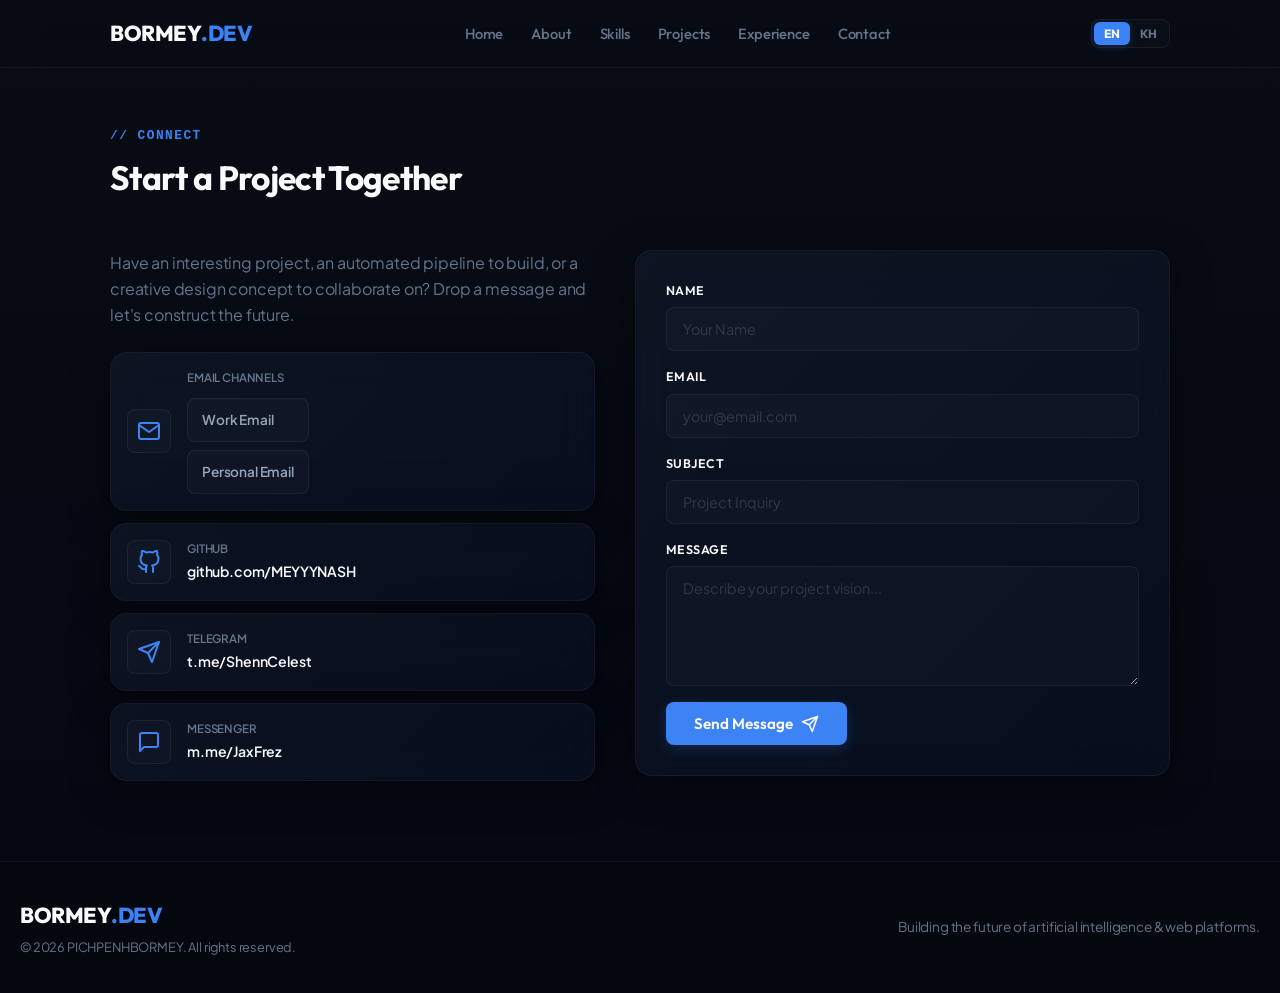
<file: contact.html>
<!DOCTYPE html>
<html lang="en">
<head>
    <meta charset="UTF-8">
    <meta name="viewport" content="width=device-width, initial-scale=1.0">
    <title>Contact - BORMEY | Start a Project</title>
    <meta name="description" content="Connect with BORMEY. Start a project, automate workflows, or design professional products.">
    <!-- Google Fonts -->
    <link rel="preconnect" href="https://fonts.googleapis.com">
    <link rel="preconnect" href="https://fonts.gstatic.com" crossorigin>
    <link href="https://fonts.googleapis.com/css2?family=Outfit:wght@300;400;500;600;700;800&family=Plus+Jakarta+Sans:wght@300;400;500;600;700;800&display=swap" rel="stylesheet">
    <!-- Custom CSS -->
    <link rel="stylesheet" href="style.css">
    <style>
        /* Specific contact page styling enhancements */
        .contact-page-section {
            min-height: calc(100vh - 120px);
            display: flex;
            align-items: center;
            padding-top: 120px;
        }
    </style>
</head>
<body>
    <!-- Floating Background Canvas for Gentle Depth Particles -->
    <canvas id="particle-canvas"></canvas>

    <!-- Header / Navigation -->
    <header class="header">
        <div class="nav-container">
            <a href="index.html" class="logo">
                BORMEY<span class="logo-accent">.DEV</span>
            </a>
            <nav class="nav-menu">
                <a href="index.html#home" class="nav-link" data-i18n="navHome">Home</a>
                <a href="index.html#about" class="nav-link" data-i18n="navAbout">About</a>
                <a href="index.html#skills" class="nav-link" data-i18n="navSkills">Skills</a>
                <a href="index.html#projects" class="nav-link" data-i18n="navProjects">Projects</a>
                <a href="index.html#experience" class="nav-link" data-i18n="navExperience">Experience</a>
                <a href="contact.html" class="nav-link active" data-i18n="navContact">Contact</a>
            </nav>
            <div class="header-actions">
                <div class="lang-toggle">
                    <button class="lang-btn active" id="lang-btn-en">EN</button>
                    <button class="lang-btn" id="lang-btn-kh">KH</button>
                </div>
            </div>
            <button class="mobile-toggle" aria-label="Toggle Navigation Menu">
                <svg width="24" height="24" viewBox="0 0 24 24" fill="none" stroke="currentColor" stroke-width="2" stroke-linecap="round" stroke-linejoin="round"><line x1="3" y1="12" x2="21" y2="12"></line><line x1="3" y1="6" x2="21" y2="6"></line><line x1="3" y1="18" x2="21" y2="18"></line></svg>
            </button>
        </div>
    </header>

    <!-- Contact Page Section -->
    <section class="section contact-page-section" id="contact">
        <div class="container">
            <div class="section-header">
                <span class="section-tag font-monospace" data-i18n="contactTag">// CONNECT</span>
                <h2 class="section-title" data-i18n="contactTitle">Start a Project Together</h2>
            </div>

            <div class="contact-grid">
                <!-- Info cards -->
                <div class="contact-info">
                    <div class="contact-text">
                        <p data-i18n="contactText">Have an interesting project, an automated pipeline to build, or a creative design concept to collaborate on? Drop a message and let's construct the future.</p>
                    </div>
                    
                    <div class="contact-channels">
                        <div class="contact-channel-card glass-card email-selector-card">
                            <span class="channel-icon text-blue">
                                <svg width="24" height="24" viewBox="0 0 24 24" fill="none" stroke="currentColor" stroke-width="2" stroke-linecap="round" stroke-linejoin="round"><path d="M4 4h16c1.1 0 2 .9 2 2v12c0 1.1-.9 2-2 2H4c-1.1 0-2-.9-2-2V6c0-1.1.9-2 2-2z"></path><polyline points="22,6 12,13 2,6"></polyline></svg>
                            </span>
                            <div class="channel-details">
                                <span class="channel-label" data-i18n="emailChannelLabel">Email Channels</span>
                                <div class="email-buttons">
                                    <a href="mailto:pichpenhbormey383@gmail.com" class="email-pick-btn">
                                        <span data-i18n="emailWork">Work Email</span>
                                    </a>
                                    <a href="mailto:penhbormey011427809@gmail.com" class="email-pick-btn">
                                        <span data-i18n="emailPersonal">Personal Email</span>
                                    </a>
                                </div>
                            </div>
                        </div>

                        <a href="https://github.com/MEYYYNASH" target="_blank" rel="noopener" class="contact-channel-card glass-card">
                            <span class="channel-icon text-blue">
                                <svg width="24" height="24" viewBox="0 0 24 24" fill="none" stroke="currentColor" stroke-width="2" stroke-linecap="round" stroke-linejoin="round"><path d="M9 19c-5 1.5-5-2.5-7-3m14 6v-3.87a3.37 3.37 0 0 0-.94-2.61c3.14-.35 6.44-1.54 6.44-7A5.44 5.44 0 0 0 20 4.77 5.07 5.07 0 0 0 19.91 1S18.73.65 16 2.48a13.38 13.38 0 0 0-7 0C6.27.65 5.09 1 5.09 1A5.07 5.07 0 0 0 5 4.77a5.44 5.44 0 0 0-1.5 3.78c0 5.42 3.3 6.61 6.44 7A3.37 3.37 0 0 0 9 18.13V22"></path></svg>
                            </span>
                            <div class="channel-details">
                                <span class="channel-label">GitHub</span>
                                <span class="channel-val">github.com/MEYYYNASH</span>
                            </div>
                        </a>

                        <a href="https://t.me/ShennCelest" target="_blank" rel="noopener" class="contact-channel-card glass-card">
                            <span class="channel-icon text-blue">
                                <svg width="24" height="24" viewBox="0 0 24 24" fill="none" stroke="currentColor" stroke-width="2" stroke-linecap="round" stroke-linejoin="round"><path d="m22 2-7 20-4-9-9-4Z"/><path d="M22 2 11 13"/></svg>
                            </span>
                            <div class="channel-details">
                                <span class="channel-label">Telegram</span>
                                <span class="channel-val">t.me/ShennCelest</span>
                            </div>
                        </a>

                        <a href="https://m.me/JaxFrez" target="_blank" rel="noopener" class="contact-channel-card glass-card">
                            <span class="channel-icon text-blue">
                                <svg width="24" height="24" viewBox="0 0 24 24" fill="none" stroke="currentColor" stroke-width="2" stroke-linecap="round" stroke-linejoin="round"><path d="M21 15a2 2 0 0 1-2 2H7l-4 4V5a2 2 0 0 1 2-2h14a2 2 0 0 1 2 2z"></path></svg>
                            </span>
                            <div class="channel-details">
                                <span class="channel-label">Messenger</span>
                                <span class="channel-val">m.me/JaxFrez</span>
                            </div>
                        </a>
                    </div>
                </div>

                <!-- Form -->
                <div class="contact-form-container glass-card">
                    <form class="contact-form" id="contact-form">
                        <div class="form-group">
                            <label for="name" class="form-label" data-i18n="contactNameLabel">Name</label>
                            <input type="text" id="name" name="name" class="form-input" placeholder="Your Name" required>
                        </div>
                        
                        <div class="form-group">
                            <label for="email" class="form-label" data-i18n="contactEmailLabel">Email</label>
                            <input type="email" id="email" name="email" class="form-input" placeholder="your@email.com" required>
                        </div>

                        <div class="form-group">
                            <label for="subject" class="form-label" data-i18n="contactSubjectLabel">Subject</label>
                            <input type="text" id="subject" name="subject" class="form-input" placeholder="Project Inquiry" required>
                        </div>

                        <div class="form-group">
                            <label for="message" class="form-label" data-i18n="contactMessageLabel">Message</label>
                            <textarea id="message" name="message" class="form-input form-textarea" placeholder="Describe your project vision..." required></textarea>
                        </div>

                        <button type="submit" class="btn btn-primary btn-submit">
                            <span data-i18n="contactSubmit">Send Message</span>
                            <svg width="18" height="18" viewBox="0 0 24 24" fill="none" stroke="currentColor" stroke-width="2" stroke-linecap="round" stroke-linejoin="round"><line x1="22" y1="2" x2="11" y2="13"></line><polygon points="22 2 15 22 11 13 2 9 22 2"></polygon></svg>
                        </button>
                    </form>
                </div>
            </div>
        </div>
    </section>

    <!-- Footer -->
    <footer class="footer">
        <div class="container footer-container">
            <div class="footer-left">
                <a href="index.html" class="logo footer-logo">
                    BORMEY<span class="logo-accent">.DEV</span>
                </a>
                <p class="footer-copy">© 2026 PICHPENHBORMEY. All rights reserved.</p>
            </div>
            <div class="footer-right">
                <p class="footer-motto" data-i18n="footerMotto">Building the future of artificial intelligence & web platforms.</p>
            </div>
        </div>
    </footer>

    <!-- Bottom Navigation Bar for Mobile (Facebook Menu Style) -->
    <div class="mobile-bottom-nav">
        <a href="index.html#home" class="bottom-nav-item" data-section="home">
            <svg viewBox="0 0 24 24" fill="none" stroke="currentColor" stroke-width="2"><path d="M3 9l9-7 9 7v11a2 2 0 0 1-2 2H5a2 2 0 0 1-2-2z"></path><polyline points="9 22 9 12 15 12 15 22"></polyline></svg>
            <span data-i18n="navHome">Home</span>
        </a>
        <a href="index.html#about" class="bottom-nav-item" data-section="about">
            <svg viewBox="0 0 24 24" fill="none" stroke="currentColor" stroke-width="2"><path d="M20 21v-2a4 4 0 0 0-4-4H8a4 4 0 0 0-4 4v2"></path><circle cx="12" cy="7" r="4"></circle></svg>
            <span data-i18n="navAbout">About</span>
        </a>
        <a href="index.html#skills" class="bottom-nav-item" data-section="skills">
            <svg viewBox="0 0 24 24" fill="none" stroke="currentColor" stroke-width="2"><line x1="18" y1="20" x2="18" y2="10"></line><line x1="12" y1="20" x2="12" y2="4"></line><line x1="6" y1="20" x2="6" y2="14"></line></svg>
            <span data-i18n="navSkills">Skills</span>
        </a>
        <a href="index.html#projects" class="bottom-nav-item" data-section="projects">
            <svg viewBox="0 0 24 24" fill="none" stroke="currentColor" stroke-width="2"><rect x="3" y="3" width="7" height="9"></rect><rect x="14" y="3" width="7" height="5"></rect><rect x="14" y="12" width="7" height="9"></rect><rect x="3" y="16" width="7" height="5"></rect></svg>
            <span data-i18n="navProjects">Projects</span>
        </a>
        <a href="contact.html" class="bottom-nav-item active" data-section="contact">
            <svg viewBox="0 0 24 24" fill="none" stroke="currentColor" stroke-width="2"><path d="M4 4h16c1.1 0 2 .9 2 2v12c0 1.1-.9 2-2 2H4c-1.1 0-2-.9-2-2V6c0-1.1.9-2 2-2z"></path><polyline points="22,6 12,13 2,6"></polyline></svg>
            <span data-i18n="navContact">Contact</span>
        </a>
        <button class="bottom-nav-item" id="mobile-menu-trigger" aria-label="Open Menu Drawer">
            <svg viewBox="0 0 24 24" fill="none" stroke="currentColor" stroke-width="2"><line x1="3" y1="12" x2="21" y2="12"></line><line x1="3" y1="6" x2="21" y2="6"></line><line x1="3" y1="18" x2="21" y2="18"></line></svg>
            <span>Menu</span>
        </button>
    </div>

    <!-- Full-Screen slide-out Menu Drawer (Facebook Menu page style) -->
    <div class="menu-drawer" id="menu-drawer">
        <div class="drawer-overlay" id="drawer-overlay"></div>
        <div class="drawer-content glass-card">
            <div class="drawer-header">
                <h3>Menu Hub</h3>
                <button class="drawer-close-btn" id="drawer-close" aria-label="Close Menu Drawer">&times;</button>
            </div>
            <div class="drawer-profile">
                <div class="profile-avatar">B</div>
                <div class="profile-info">
                    <h4>PICHPENHBORMEY</h4>
                    <p>AI Prompt Engineer & CS Student</p>
                </div>
            </div>
            <div class="drawer-grid">
                <a href="index.html#about" class="drawer-grid-item">
                    <div class="grid-item-icon"><svg viewBox="0 0 24 24" fill="none" stroke="currentColor" stroke-width="2"><path d="M20 21v-2a4 4 0 0 0-4-4H8a4 4 0 0 0-4 4v2"></path><circle cx="12" cy="7" r="4"></circle></svg></div>
                    <span data-i18n="drawerBio">Bio Details</span>
                </a>
                <a href="index.html#skills" class="drawer-grid-item">
                    <div class="grid-item-icon"><svg viewBox="0 0 24 24" fill="none" stroke="currentColor" stroke-width="2"><line x1="18" y1="20" x2="18" y2="10"></line><line x1="12" y1="20" x2="12" y2="4"></line><line x1="6" y1="20" x2="6" y2="14"></line></svg></div>
                    <span data-i18n="drawerSkills">Expertise</span>
                </a>
                <a href="index.html#projects" class="drawer-grid-item">
                    <div class="grid-item-icon"><svg viewBox="0 0 24 24" fill="none" stroke="currentColor" stroke-width="2"><rect x="3" y="3" width="7" height="9"></rect><rect x="14" y="3" width="7" height="5"></rect><rect x="14" y="12" width="7" height="9"></rect><rect x="3" y="16" width="7" height="5"></rect></svg></div>
                    <span data-i18n="drawerProjects">My Works</span>
                </a>
                <a href="index.html#experience" class="drawer-grid-item">
                    <div class="grid-item-icon"><svg viewBox="0 0 24 24" fill="none" stroke="currentColor" stroke-width="2"><rect x="2" y="7" width="20" height="14" rx="2" ry="2"></rect><path d="M16 21V5a2 2 0 0 0-2-2h-4a2 2 0 0 0-2 2v16"></path></svg></div>
                    <span data-i18n="drawerExperience">Journey</span>
                </a>
                <a href="contact.html" class="drawer-grid-item active">
                    <div class="grid-item-icon"><svg viewBox="0 0 24 24" fill="none" stroke="currentColor" stroke-width="2"><path d="M21 15a2 2 0 0 1-2 2H7l-4 4V5a2 2 0 0 1 2-2h14a2 2 0 0 1 2 2z"></path></svg></div>
                    <span data-i18n="drawerContact">Contact Info</span>
                </a>
                <a href="mailto:pichpenhbormey383@gmail.com" class="drawer-grid-item">
                    <div class="grid-item-icon"><svg viewBox="0 0 24 24" fill="none" stroke="currentColor" stroke-width="2"><path d="M4 4h16c1.1 0 2 .9 2 2v12c0 1.1-.9 2-2 2H4c-1.1 0-2-.9-2-2V6c0-1.1.9-2 2-2z"></path><polyline points="22,6 12,13 2,6"></polyline></svg></div>
                    <span data-i18n="drawerMail">Direct Mail</span>
                </a>
            </div>
            <div class="drawer-footer">
                <p>BORMEY.DEV // Professional Node</p>
            </div>
        </div>
    </div>

    <!-- Custom Script -->
    <script src="script.js"></script>
</body>
</html>
</file>
<file: style.css>
/* ==========================================================================
   BORMEY.DEV - PREMIUM PROFESSIONAL WORK PORTFOLIO DESIGN SYSTEM
   ========================================================================== */

/* --------------------------------------------------------------------------
   1. COLOR SCHEME & PROPERTIES DEFINITION (Slate & Cobalt Theme)
   -------------------------------------------------------------------------- */
:root {
    /* Backgrounds */
    --color-bg-dark: #080c14;
    --color-bg-panel: rgba(15, 23, 42, 0.45);
    --color-text-main: #94a3b8; /* Cool soft gray */
    --color-text-muted: #64748b; /* Slate gray */
    --color-text-bright: #f8fafc; /* Crisp white */
    
    /* Executive Accent Colors */
    --color-blue: #3b82f6;      /* Cobalt Blue */
    --color-blue-light: #60a5fa;/* Steel Blue */
    --color-blue-dark: #1d4ed8; /* Dark Royal */
    
    /* Gradients */
    --grad-primary: linear-gradient(135deg, #3b82f6 0%, #1d4ed8 100%);
    --grad-blue-steel: linear-gradient(135deg, #60a5fa 0%, #3b82f6 100%);
    --grad-dark: linear-gradient(180deg, #080c14 0%, #030712 100%);
    
    /* Shadows & Glows */
    --glow-blue: 0 0 20px rgba(59, 130, 246, 0.25);
    --glow-panel: 0 10px 40px 0 rgba(0, 0, 0, 0.4);
    
    /* Borders */
    --border-glass: 1px solid rgba(255, 255, 255, 0.05);
    --border-glass-hover: 1px solid rgba(59, 130, 246, 0.25);
    
    /* Typography */
    --font-heading: 'Outfit', sans-serif;
    --font-body: 'Plus Jakarta Sans', sans-serif;
    
    /* Transitions */
    --transition-fast: 0.2s ease;
    --transition-normal: 0.35s cubic-bezier(0.16, 1, 0.3, 1);
    --transition-slow: 0.75s cubic-bezier(0.16, 1, 0.3, 1);
}

/* --------------------------------------------------------------------------
   2. GLOBAL STYLE RESET & DEFAULTS
   -------------------------------------------------------------------------- */
*, *::before, *::after {
    margin: 0;
    padding: 0;
    box-sizing: border-box;
}

html {
    scroll-behavior: smooth;
    font-size: 16px;
    background-color: var(--color-bg-dark);
}

body {
    font-family: var(--font-body);
    color: var(--color-text-main);
    background: var(--grad-dark);
    overflow-x: hidden;
    line-height: 1.62;
    letter-spacing: -0.01em;
}

/* Custom Scrollbar */
::-webkit-scrollbar {
    width: 6px;
}
::-webkit-scrollbar-track {
    background: var(--color-bg-dark);
}
::-webkit-scrollbar-thumb {
    background: rgba(59, 130, 246, 0.15);
    border-radius: 4px;
}
::-webkit-scrollbar-thumb:hover {
    background: var(--color-blue);
}

h1, h2, h3, h4, h5, h6 {
    font-family: var(--font-heading);
    color: var(--color-text-bright);
    font-weight: 700;
    letter-spacing: -0.02em;
}

a {
    color: inherit;
    text-decoration: none;
    transition: var(--transition-fast);
}

.font-monospace {
    font-family: 'SFMono-Regular', Consolas, 'Liberation Mono', Menlo, monospace;
}

.gradient-text {
    background: var(--grad-primary);
    -webkit-background-clip: text;
    -webkit-text-fill-color: transparent;
    background-clip: text;
    color: transparent;
    display: inline-block;
}

.text-blue { color: var(--color-blue); }

/* --------------------------------------------------------------------------
   3. BACKGROUND AMBIENCE GRAPHICS
   -------------------------------------------------------------------------- */
#particle-canvas {
    position: fixed;
    top: 0;
    left: 0;
    width: 100%;
    height: 100%;
    z-index: -1;
    pointer-events: none;
}

body::after {
    content: '';
    position: fixed;
    inset: 0;
    background: radial-gradient(circle at 15% 15%, rgba(59, 130, 246, 0.04) 0%, transparent 45%),
                radial-gradient(circle at 85% 85%, rgba(29, 78, 216, 0.04) 0%, transparent 45%);
    z-index: -2;
    pointer-events: none;
}

/* --------------------------------------------------------------------------
   4. GLASSMORPHISM CORE
   -------------------------------------------------------------------------- */
.glass-card {
    background: var(--color-bg-panel);
    backdrop-filter: blur(20px) saturate(120%);
    -webkit-backdrop-filter: blur(20px) saturate(120%);
    border: var(--border-glass);
    box-shadow: var(--glow-panel);
    border-radius: 16px;
    transition: var(--transition-normal);
    position: relative;
    overflow: hidden;
}

.glass-card::before {
    content: '';
    position: absolute;
    inset: 0;
    background: linear-gradient(135deg, rgba(255, 255, 255, 0.02) 0%, transparent 100%);
    pointer-events: none;
    z-index: 1;
}

.glass-card:hover {
    border: var(--border-glass-hover);
    transform: translateY(-4px);
    box-shadow: 0 15px 45px 0 rgba(59, 130, 246, 0.06), var(--glow-panel);
}

/* --------------------------------------------------------------------------
   5. BUTTONS & PROFESSIONAL BADGES
   -------------------------------------------------------------------------- */
.btn {
    display: inline-flex;
    align-items: center;
    justify-content: center;
    gap: 8px;
    padding: 12px 24px;
    border-radius: 8px;
    font-family: var(--font-heading);
    font-weight: 600;
    cursor: pointer;
    transition: var(--transition-normal);
    font-size: 0.95rem;
    position: relative;
}

.btn-primary {
    background: var(--color-blue);
    color: #ffffff;
    border: none;
    box-shadow: 0 4px 14px rgba(59, 130, 246, 0.2);
}

.btn-primary:hover {
    background: var(--color-blue-light);
    transform: translateY(-1.5px);
    box-shadow: var(--glow-blue);
}

.btn-secondary {
    background: rgba(255, 255, 255, 0.03);
    color: var(--color-text-bright);
    border: var(--border-glass);
}

.btn-secondary:hover {
    background: rgba(255, 255, 255, 0.07);
    border-color: rgba(255, 255, 255, 0.15);
    transform: translateY(-1.5px);
}

.badge {
    display: inline-flex;
    align-items: center;
    gap: 8px;
    padding: 6px 14px;
    border-radius: 100px;
    font-size: 0.82rem;
    font-family: var(--font-heading);
    font-weight: 500;
}

.professional-badge {
    background: rgba(59, 130, 246, 0.06);
    border: 1px solid rgba(59, 130, 246, 0.15);
    color: var(--color-blue-light);
}

.badge-dot {
    width: 6px;
    height: 6px;
    border-radius: 50%;
    background: var(--color-blue);
    box-shadow: 0 0 8px var(--color-blue);
    animation: pulse 2s infinite alternate;
}

@keyframes pulse {
    0% { opacity: 0.5; }
    100% { opacity: 1; }
}

/* --------------------------------------------------------------------------
   6. HEADER NAVBAR
   -------------------------------------------------------------------------- */
.header {
    position: fixed;
    top: 0;
    left: 0;
    width: 100%;
    z-index: 100;
    background: rgba(8, 12, 20, 0.6);
    backdrop-filter: blur(20px);
    -webkit-backdrop-filter: blur(20px);
    border-bottom: var(--border-glass);
    transition: var(--transition-normal);
}

.header.scrolled {
    padding: 6px 0;
    background: rgba(8, 12, 20, 0.85);
    border-bottom-color: rgba(255, 255, 255, 0.08);
}

.nav-container {
    max-width: 1100px;
    margin: 0 auto;
    padding: 16px 20px;
    display: flex;
    justify-content: space-between;
    align-items: center;
}

.logo {
    font-family: var(--font-heading);
    font-size: 1.35rem;
    font-weight: 800;
    color: var(--color-text-bright);
    letter-spacing: -0.5px;
    display: inline-flex;
    align-items: center;
    transition: transform var(--transition-fast);
}

.logo:hover {
    transform: translateY(-1px);
}

.logo-accent {
    color: var(--color-blue);
    display: inline-block;
    transition: all var(--transition-fast);
    animation: devGlowPulse 4s ease-in-out infinite;
}

.logo:hover .logo-accent {
    color: var(--color-blue-light);
    transform: scale(1.05);
    text-shadow: 0 0 10px rgba(96, 165, 250, 0.5);
}

/* Blinking terminal cursor next to the logo on hover */
.logo::after {
    content: '_';
    color: var(--color-blue-light);
    opacity: 0;
    margin-left: 2px;
    font-weight: 400;
    transition: opacity var(--transition-fast);
}

.logo:hover::after {
    opacity: 1;
    animation: cursorBlink 0.8s step-end infinite;
}

@keyframes devGlowPulse {
    0%, 100% {
        color: var(--color-blue);
        text-shadow: 0 0 3px rgba(59, 130, 246, 0.15);
    }
    50% {
        color: var(--color-blue-light);
        text-shadow: 0 0 8px rgba(96, 165, 250, 0.35);
    }
}

@keyframes cursorBlink {
    from, to { color: var(--color-blue-light); }
    50% { color: transparent; }
}

.nav-menu {
    display: flex;
    gap: 28px;
}

.nav-link {
    font-family: var(--font-heading);
    font-weight: 500;
    font-size: 0.92rem;
    position: relative;
    padding: 4px 0;
    color: var(--color-text-muted);
}

.nav-link::after {
    content: '';
    position: absolute;
    bottom: 0;
    left: 50%;
    width: 0;
    height: 1.5px;
    background: var(--color-blue);
    transition: var(--transition-fast);
    transform: translateX(-50%);
}

.nav-link:hover {
    color: var(--color-text-bright);
}

.nav-link:hover::after,
.nav-link.active::after {
    width: 100%;
}

.nav-link.active {
    color: var(--color-blue-light);
}

.mobile-toggle {
    display: none;
    background: transparent;
    border: none;
    color: var(--color-text-bright);
    cursor: pointer;
}

.header-actions {
    display: flex;
    align-items: center;
    gap: 16px;
}

.lang-toggle {
    display: flex;
    background: rgba(255, 255, 255, 0.02);
    border: var(--border-glass);
    border-radius: 8px;
    padding: 2px;
}

.lang-btn {
    background: transparent;
    border: none;
    color: var(--color-text-muted);
    font-family: var(--font-heading);
    font-weight: 700;
    font-size: 0.75rem;
    padding: 4px 10px;
    border-radius: 6px;
    cursor: pointer;
    transition: var(--transition-fast);
}

.lang-btn.active {
    background: var(--color-blue);
    color: #ffffff;
    box-shadow: 0 2px 8px rgba(59, 130, 246, 0.2);
}

.lang-btn:hover:not(.active) {
    color: var(--color-text-bright);
    background: rgba(255, 255, 255, 0.04);
}

/* --------------------------------------------------------------------------
   7. HERO LANDING & WORKSPACE MOCKUP
   -------------------------------------------------------------------------- */
.hero-section {
    min-height: 100vh;
    padding-top: 120px;
    display: flex;
    align-items: center;
    position: relative;
}

.hero-container {
    max-width: 1100px;
    margin: 0 auto;
    padding: 40px 20px;
    display: grid;
    grid-template-columns: 1.15fr 0.85fr;
    grid-template-rows: auto auto;
    gap: 20px 50px;
    align-items: center;
}

.hero-content {
    display: flex;
    flex-direction: column;
    align-items: flex-start;
    gap: 20px;
    grid-column: 1;
    grid-row: 1;
}

.hero-title {
    font-size: 3.2rem;
    line-height: 1.15;
    letter-spacing: -0.03em;
    font-weight: 800;
}

.hero-subtitle {
    font-size: 1.05rem;
    color: var(--color-text-main);
    line-height: 1.6;
}

.hero-ctas {
    display: flex;
    gap: 12px;
    margin-top: 8px;
    grid-column: 1;
    grid-row: 2;
}

.hero-visual {
    display: flex;
    justify-content: center;
    align-items: center;
    grid-column: 2;
    grid-row: 1 / span 2;
}

/* Premium Dashboard Mockup styling */
.dashboard-mockup {
    width: 100%;
    max-width: 520px;
    border-radius: 12px;
    background: rgba(10, 15, 28, 0.7);
    border: var(--border-glass);
    overflow: hidden;
    box-shadow: 0 20px 50px rgba(0, 0, 0, 0.5);
    font-family: 'Fira Code', Consolas, Monaco, 'Courier New', Courier, monospace;
}

.mockup-header {
    background: rgba(15, 23, 42, 0.8);
    padding: 10px 16px;
    display: flex;
    align-items: center;
    border-bottom: var(--border-glass);
}

.mockup-dots {
    display: flex;
    gap: 6px;
}

.mockup-dot {
    width: 8px;
    height: 8px;
    border-radius: 50%;
}

.dot-close { background: #ef4444; }
.dot-minimize { background: #f59e0b; }
.dot-expand { background: #10b981; }

.mockup-title {
    margin-left: 20px;
    font-size: 0.75rem;
    color: var(--color-text-muted);
}

.mockup-body {
    display: grid;
    grid-template-columns: 125px 1fr;
    height: 240px;
    font-size: 0.78rem;
    line-height: 1.5;
}

.mockup-sidebar {
    background: rgba(8, 12, 22, 0.5);
    border-right: var(--border-glass);
    padding: 14px 10px;
    display: flex;
    flex-direction: column;
    gap: 8px;
    color: var(--color-text-muted);
}

.sidebar-item {
    font-weight: bold;
    color: var(--color-text-main);
    overflow: hidden;
    text-overflow: ellipsis;
    white-space: nowrap;
    transition: var(--transition-fast);
}

.sidebar-item:hover,
.sidebar-item.active {
    color: var(--color-blue-light);
    cursor: pointer;
}

.sidebar-subitem {
    padding-left: 10px;
    overflow: hidden;
    text-overflow: ellipsis;
    white-space: nowrap;
    transition: var(--transition-fast);
}

.sidebar-subitem:hover {
    color: var(--color-text-bright);
    background: rgba(255, 255, 255, 0.04);
    border-radius: 4px;
    cursor: pointer;
}

.sidebar-subitem.active {
    color: #fff;
    background: rgba(59, 130, 246, 0.12);
    border-radius: 4px;
    padding-right: 4px;
}

.mockup-code {
    padding: 14px 16px;
    overflow-y: auto;
    overflow-x: auto;
    color: var(--color-text-bright);
}

.code-line {
    white-space: nowrap;
}

.code-comment { color: #64748b; }
.code-keyword { color: #f43f5e; }
.code-class { color: #10b981; }
.code-func { color: #60a5fa; }
.code-string { color: #e11d48; }

/* --------------------------------------------------------------------------
   8. COMMON SECTION STRUCTURE & ANIMATIONS
   -------------------------------------------------------------------------- */
.section {
    padding: 80px 20px;
    max-width: 1100px;
    margin: 0 auto;
}

.section-header {
    margin-bottom: 45px;
}

.section-tag {
    font-size: 0.8rem;
    letter-spacing: 1.5px;
    color: var(--color-blue);
    font-weight: 700;
}

.section-title {
    font-size: 2.1rem;
    margin-top: 4px;
}

.reveal-item {
    opacity: 0;
    transform: translateY(20px);
    transition: var(--transition-slow);
}

.reveal-item.revealed {
    opacity: 1;
    transform: translateY(0);
}

/* --------------------------------------------------------------------------
   9. ABOUT SECTION DETAILS
   -------------------------------------------------------------------------- */
.about-grid {
    display: grid;
    grid-template-columns: 1.2fr 0.8fr;
    gap: 30px;
}

.about-text-card {
    padding: 30px;
}

.lead-text {
    font-size: 1.12rem;
    color: var(--color-text-bright);
    margin-bottom: 12px;
}

.about-text-card p {
    margin-bottom: 16px;
}

.about-text-card p:last-child {
    margin-bottom: 0;
}

.about-stats {
    display: grid;
    grid-template-columns: repeat(2, 1fr);
    gap: 16px;
}

.stat-card {
    padding: 24px 16px;
    text-align: center;
}

.stat-num {
    font-size: 2.1rem;
    font-weight: 800;
    margin-bottom: 4px;
}

.stat-label {
    font-size: 0.78rem;
    color: var(--color-text-muted);
    font-weight: 600;
    text-transform: uppercase;
    letter-spacing: 0.5px;
}

/* --------------------------------------------------------------------------
   10. SKILLS GRID
   -------------------------------------------------------------------------- */
.skills-grid {
    display: grid;
    grid-template-columns: repeat(auto-fit, minmax(240px, 1fr));
    gap: 24px;
}

.skills-card {
    padding: 30px 24px;
}

.skills-group-title {
    font-size: 1.15rem;
    margin-bottom: 24px;
    display: flex;
    align-items: center;
    gap: 10px;
    border-bottom: 1px solid rgba(255, 255, 255, 0.05);
    padding-bottom: 12px;
}

.skills-list {
    display: flex;
    flex-direction: column;
    gap: 18px;
}

.skill-item {
    display: flex;
    flex-direction: column;
    gap: 6px;
}

.skill-info {
    display: flex;
    justify-content: space-between;
    font-size: 0.85rem;
    font-weight: 500;
}

.skill-percentage {
    color: var(--color-blue-light);
}

.progress-bar-container {
    width: 100%;
    height: 4px;
    background: rgba(255, 255, 255, 0.03);
    border-radius: 100px;
    overflow: hidden;
}

.progress-bar {
    height: 100%;
    width: 0;
    background: var(--color-blue);
    border-radius: 100px;
    transition: width 1.2s cubic-bezier(0.16, 1, 0.3, 1);
}

.skills-section.active .progress-bar {
    width: var(--width);
}

.soft-skills-container {
    display: flex;
    flex-wrap: wrap;
    gap: 10px;
    justify-content: center;
    margin-top: 40px;
}

.soft-skill-tag {
    background: rgba(255, 255, 255, 0.02);
    border: var(--border-glass);
    padding: 8px 16px;
    border-radius: 6px;
    font-size: 0.85rem;
    font-weight: 500;
}

.soft-skill-tag:hover {
    background: rgba(59, 130, 246, 0.08);
    border-color: rgba(59, 130, 246, 0.2);
    color: var(--color-text-bright);
}

/* --------------------------------------------------------------------------
   11. PROJECTS SHOWCASE
   -------------------------------------------------------------------------- */
.filter-controls {
    display: flex;
    gap: 10px;
    margin-bottom: 30px;
    flex-wrap: wrap;
}

.filter-btn {
    background: rgba(255, 255, 255, 0.02);
    border: var(--border-glass);
    color: var(--color-text-muted);
    padding: 8px 20px;
    border-radius: 6px;
    font-family: var(--font-heading);
    font-weight: 600;
    cursor: pointer;
    font-size: 0.88rem;
    transition: var(--transition-fast);
}

.filter-btn:hover {
    color: var(--color-text-bright);
    background: rgba(255, 255, 255, 0.06);
}

.filter-btn.active {
    background: var(--color-blue);
    color: #ffffff;
    border-color: var(--color-blue);
}

.projects-grid {
    display: grid;
    grid-template-columns: repeat(3, 1fr);
    gap: 24px;
}

.project-card {
    height: 100%;
    display: flex;
    flex-direction: column;
}

.project-card.hidden {
    display: none;
}

.project-visual {
    height: 150px;
    position: relative;
    overflow: hidden;
    display: flex;
    justify-content: center;
    align-items: center;
}

.project-visual::after {
    content: '';
    position: absolute;
    inset: 0;
    background: linear-gradient(180deg, transparent 50%, rgba(8, 12, 20, 0.5) 100%);
    z-index: 2;
}

.bg-grad-1 { background: linear-gradient(135deg, #1e293b 0%, #0f172a 100%); }
.bg-grad-2 { background: linear-gradient(135deg, #1e293b 0%, #334155 100%); }
.bg-grad-3 { background: linear-gradient(135deg, #1f2937 0%, #111827 100%); }
.bg-grad-4 { background: linear-gradient(135deg, #111827 0%, #374151 100%); }
.bg-grad-5 { background: linear-gradient(135deg, #111827 0%, #4b5563 100%); }
.bg-grad-6 { background: linear-gradient(135deg, #0f172a 0%, #1e293b 100%); }
.bg-grad-7 { background: linear-gradient(135deg, #1e293b 0%, #475569 100%); }
.bg-grad-8 { background: linear-gradient(135deg, #0f172a 0%, #334155 100%); }

.visual-overlay {
    position: absolute;
    inset: 0;
    background: rgba(8, 12, 20, 0.4);
    z-index: 1;
}

.project-icon-wrapper {
    position: relative;
    z-index: 3;
    width: 44px;
    height: 44px;
    border-radius: 8px;
    background: rgba(255, 255, 255, 0.05);
    border: var(--border-glass);
    color: var(--color-blue-light);
    display: flex;
    justify-content: center;
    align-items: center;
    transition: var(--transition-normal);
}

.project-card:hover .project-icon-wrapper {
    color: #fff;
    background: var(--color-blue);
}

.project-info {
    padding: 20px;
    flex-grow: 1;
    display: flex;
    flex-direction: column;
    gap: 8px;
}

.project-meta {
    font-size: 0.75rem;
    font-weight: 700;
    text-transform: uppercase;
    letter-spacing: 0.5px;
    color: var(--color-blue-light);
}

.project-title {
    font-size: 1.15rem;
    font-weight: 700;
}

.project-card:hover .project-title {
    color: var(--color-blue);
}

.project-desc {
    font-size: 0.85rem;
    color: var(--color-text-muted);
    line-height: 1.5;
}

.project-tech {
    display: flex;
    flex-wrap: wrap;
    gap: 6px;
    margin-top: auto;
    padding-top: 10px;
}

.project-tech span {
    font-size: 0.72rem;
    font-family: var(--font-heading);
    font-weight: 600;
    background: rgba(255, 255, 255, 0.02);
    border: var(--border-glass);
    padding: 2px 8px;
    border-radius: 4px;
    color: var(--color-text-muted);
}

.project-card-btn {
    display: inline-flex;
    align-items: center;
    justify-content: center;
    gap: 8px;
    width: 100%;
    margin-top: 14px;
    padding: 8px 12px;
    background: rgba(255, 255, 255, 0.02);
    border: 1px solid rgba(255, 255, 255, 0.06);
    border-radius: 6px;
    color: var(--color-text-muted);
    font-family: var(--font-heading);
    font-size: 0.72rem;
    font-weight: 600;
    cursor: not-allowed;
    transition: var(--transition-fast);
}

.project-card-btn svg {
    opacity: 0.6;
}

.project-card-btn:hover {
    background: rgba(239, 68, 68, 0.04);
    border-color: rgba(239, 68, 68, 0.15);
    color: #ef4444;
}

.project-card-btn.active-btn {
    cursor: pointer;
    text-decoration: none;
    background: rgba(16, 185, 129, 0.05);
    border-color: rgba(16, 185, 129, 0.25);
    color: #10b981;
    box-shadow: 0 0 10px rgba(16, 185, 129, 0.05);
}

.project-card-btn.active-btn:hover {
    background: rgba(16, 185, 129, 0.12);
    border-color: rgba(16, 185, 129, 0.5);
    color: #34d399;
    box-shadow: 0 0 15px rgba(16, 185, 129, 0.25);
}

/* --------------------------------------------------------------------------
   12. EXPERIENCE SECTION (Professional Timeline)
   -------------------------------------------------------------------------- */
.timeline {
    position: relative;
    max-width: 750px;
    margin: 0 auto;
    padding: 30px 0;
}

.timeline-line {
    position: absolute;
    left: 20px;
    top: 0;
    height: 100%;
    width: 1px;
    background: rgba(255, 255, 255, 0.08);
}

.timeline-item {
    position: relative;
    width: 100%;
    margin-bottom: 30px;
    padding-left: 50px;
    z-index: 1;
}

.timeline-dot {
    position: absolute;
    top: 24px;
    left: 17px;
    width: 8px;
    height: 8px;
    border-radius: 50%;
    background: var(--color-bg-dark);
    border: 2px solid var(--color-blue);
    z-index: 2;
    transition: var(--transition-normal);
}

.timeline-card {
    padding: 24px;
}

.timeline-date {
    display: inline-block;
    font-size: 0.75rem;
    font-family: var(--font-heading);
    font-weight: 700;
    color: var(--color-blue-light);
    margin-bottom: 6px;
    letter-spacing: 0.5px;
}

.timeline-role {
    font-size: 1.15rem;
    margin-bottom: 8px;
}

.timeline-desc {
    font-size: 0.88rem;
    color: var(--color-text-muted);
}

.timeline-item:hover .timeline-dot {
    background: var(--color-blue);
    transform: scale(1.45);
    box-shadow: var(--glow-blue);
}

.timeline-item:hover .timeline-card {
    transform: translateX(4px);
}

/* --------------------------------------------------------------------------
   13. CONTACT CHANNELS & FORM FIELDS
   -------------------------------------------------------------------------- */
.contact-grid {
    display: grid;
    grid-template-columns: 0.95fr 1.05fr;
    gap: 40px;
    align-items: start;
}

.contact-text {
    font-size: 1rem;
    color: var(--color-text-muted);
    margin-bottom: 24px;
}

.contact-channels {
    display: flex;
    flex-direction: column;
    gap: 12px;
}

.contact-channel-card {
    display: flex;
    align-items: center;
    gap: 16px;
    padding: 16px;
}

.channel-icon {
    width: 44px;
    height: 44px;
    border-radius: 8px;
    background: rgba(255, 255, 255, 0.02);
    border: var(--border-glass);
    display: flex;
    justify-content: center;
    align-items: center;
}

.contact-channel-card:hover .channel-icon {
    background: rgba(59, 130, 246, 0.08);
    border-color: rgba(59, 130, 246, 0.2);
}

.channel-details {
    display: flex;
    flex-direction: column;
    gap: 2px;
}

.channel-label {
    font-size: 0.72rem;
    font-weight: 600;
    color: var(--color-text-muted);
    text-transform: uppercase;
}

.channel-val {
    font-size: 0.88rem;
    font-weight: 600;
    color: var(--color-text-bright);
}

div.contact-channel-card {
    cursor: default;
}

.email-buttons {
    display: flex;
    flex-direction: column;
    gap: 8px;
    margin-top: 8px;
    width: 100%;
}

.email-pick-btn {
    display: flex;
    align-items: center;
    padding: 10px 14px;
    background: rgba(255, 255, 255, 0.02);
    border: 1px solid rgba(255, 255, 255, 0.06);
    border-radius: 8px;
    color: var(--color-text-main);
    font-size: 0.85rem;
    font-weight: 600;
    transition: var(--transition-fast);
    text-decoration: none;
    box-shadow: inset 0 1px 0 rgba(255, 255, 255, 0.02);
    cursor: pointer;
}

.email-pick-btn:hover {
    background: rgba(59, 130, 246, 0.06);
    border-color: rgba(59, 130, 246, 0.2);
    color: var(--color-blue-light);
    transform: translateY(-1px);
}

.contact-form-container {
    padding: 30px;
}

.contact-form {
    display: flex;
    flex-direction: column;
    gap: 16px;
}

.form-group {
    display: flex;
    flex-direction: column;
    gap: 6px;
}

.form-label {
    font-family: var(--font-heading);
    font-size: 0.78rem;
    font-weight: 600;
    color: var(--color-text-bright);
    letter-spacing: 0.5px;
    text-transform: uppercase;
}

.form-input {
    background: rgba(255, 255, 255, 0.02);
    border: var(--border-glass);
    border-radius: 8px;
    padding: 12px 16px;
    color: #fff;
    font-family: var(--font-body);
    font-size: 0.9rem;
    outline: none;
    transition: var(--transition-normal);
}

.form-input::placeholder {
    color: rgba(255, 255, 255, 0.15);
}

.form-input:focus {
    border-color: var(--color-blue);
    background: rgba(59, 130, 246, 0.02);
}

.form-textarea {
    min-height: 120px;
    resize: vertical;
}

.btn-submit {
    align-self: flex-start;
    padding: 12px 28px;
}

/* Footer Section */
.footer {
    border-top: var(--border-glass);
    background: #05070e;
    padding: 36px 20px;
}

.container.footer-container {
    display: flex;
    justify-content: space-between;
    align-items: center;
    flex-wrap: wrap;
    gap: 16px;
}

.footer-logo {
    display: inline-block;
    margin-bottom: 4px;
}

.footer-copy {
    font-size: 0.8rem;
    color: var(--color-text-muted);
}

.footer-motto {
    font-size: 0.85rem;
    color: var(--color-text-muted);
}

/* --------------------------------------------------------------------------
   14. RESPONSIVE MEDIA BREAKPOINTS
   -------------------------------------------------------------------------- */
@media (max-width: 1024px) {
    .hero-container {
        grid-template-columns: 1fr;
        text-align: center;
        gap: 30px;
    }
    
    .hero-content {
        align-items: center;
    }
    
    .hero-title {
        font-size: 2.8rem;
    }
    
    .about-grid {
        grid-template-columns: 1fr;
    }
    
    .skills-grid {
        grid-template-columns: repeat(2, 1fr);
    }
    
    .projects-grid {
        grid-template-columns: repeat(2, 1fr);
    }
    
    .contact-grid {
        grid-template-columns: 1fr;
        gap: 30px;
    }
}

/* Bottom Navigation Bar for Mobile (Facebook Style) */
.mobile-bottom-nav {
    display: none;
    position: fixed;
    bottom: 0;
    left: 0;
    width: 100%;
    height: 60px;
    background: rgba(8, 12, 20, 0.95);
    backdrop-filter: blur(20px);
    -webkit-backdrop-filter: blur(20px);
    border-top: var(--border-glass);
    z-index: 999;
    justify-content: space-around;
    align-items: center;
    padding: 4px 10px;
}

.bottom-nav-item {
    display: flex;
    flex-direction: column;
    align-items: center;
    justify-content: center;
    color: var(--color-text-muted);
    font-family: var(--font-heading);
    font-size: 0.65rem;
    font-weight: 600;
    gap: 2px;
    background: transparent;
    border: none;
    cursor: pointer;
    transition: var(--transition-fast);
    width: 60px;
    height: 100%;
    padding: 0;
    position: relative;
    z-index: 1;
}

.bottom-nav-item::before {
    content: '';
    position: absolute;
    top: 50%;
    left: 50%;
    transform: translate(-50%, -50%) scale(0);
    width: 44px;
    height: 44px;
    border-radius: 10px;
    background: rgba(59, 130, 246, 0.08);
    z-index: -1;
    transition: var(--transition-fast);
}

.bottom-nav-item:hover::before,
.bottom-nav-item.active::before {
    transform: translate(-50%, -50%) scale(1);
}

.bottom-nav-item svg {
    width: 20px;
    height: 20px;
}

.bottom-nav-item:hover, .bottom-nav-item.active {
    color: var(--color-blue-light);
}

/* Slide-out Menu Drawer (Facebook Menu Style) */
.menu-drawer {
    position: fixed;
    top: 0;
    left: 0;
    width: 100%;
    height: 100%;
    z-index: 1000;
    display: flex;
    justify-content: flex-end;
    visibility: hidden;
    pointer-events: none;
    transition: visibility 0s linear 0.35s; /* Wait for 0.35s drawer transition on close */
}

.menu-drawer.open {
    visibility: visible;
    pointer-events: auto;
    transition-delay: 0s; /* Show immediately on open */
}

.drawer-overlay {
    position: absolute;
    inset: 0;
    background: rgba(0, 0, 0, 0.6);
    backdrop-filter: blur(4px);
    -webkit-backdrop-filter: blur(4px);
    opacity: 0;
    transition: opacity 0.35s cubic-bezier(0.16, 1, 0.3, 1);
}

.menu-drawer.open .drawer-overlay {
    opacity: 1;
}

.drawer-content {
    position: relative;
    z-index: 2;
    width: 85%;
    max-width: 300px;
    height: 100%;
    background: rgba(10, 15, 28, 0.98);
    backdrop-filter: blur(25px);
    -webkit-backdrop-filter: blur(25px);
    border-left: var(--border-glass);
    border-radius: 0 !important; /* Flat edge */
    padding: 24px;
    display: flex;
    flex-direction: column;
    gap: 20px;
    transform: translateX(100%);
    transition: transform 0.35s cubic-bezier(0.16, 1, 0.3, 1);
}

.menu-drawer.open .drawer-content {
    transform: translateX(0);
}

.drawer-header {
    display: flex;
    justify-content: space-between;
    align-items: center;
}

.drawer-header h3 {
    font-size: 1.1rem;
    font-weight: 700;
    color: #fff;
}

.drawer-close-btn {
    background: transparent;
    border: none;
    color: var(--color-text-bright);
    font-size: 1.6rem;
    cursor: pointer;
    line-height: 1;
}

.drawer-profile {
    display: flex;
    align-items: center;
    gap: 12px;
    padding: 10px;
    background: rgba(255, 255, 255, 0.02);
    border: var(--border-glass);
    border-radius: 8px;
}

.profile-avatar {
    width: 36px;
    height: 36px;
    border-radius: 50%;
    background: var(--color-blue);
    color: #fff;
    display: flex;
    align-items: center;
    justify-content: center;
    font-family: var(--font-heading);
    font-weight: 800;
    font-size: 1rem;
}

.profile-info h4 {
    font-size: 0.8rem;
    font-weight: 700;
    color: var(--color-text-bright);
}

.profile-info p {
    font-size: 0.68rem;
    color: var(--color-text-muted);
}

.drawer-grid {
    display: grid;
    grid-template-columns: 1fr 1fr;
    gap: 10px;
}

.drawer-grid-item {
    display: flex;
    flex-direction: column;
    align-items: center;
    justify-content: center;
    gap: 6px;
    padding: 12px;
    background: rgba(255, 255, 255, 0.02);
    border: var(--border-glass);
    border-radius: 8px;
    text-align: center;
    font-family: var(--font-heading);
    font-weight: 600;
    font-size: 0.78rem;
    color: var(--color-text-main);
    opacity: 0;
    transform: translateY(15px);
    transition: transform 0.4s cubic-bezier(0.16, 1, 0.3, 1),
                opacity 0.4s cubic-bezier(0.16, 1, 0.3, 1),
                background var(--transition-fast),
                border-color var(--transition-fast),
                color var(--transition-fast);
}

.menu-drawer.open .drawer-grid-item {
    opacity: 1;
    transform: translateY(0);
}

/* Staggered Item Entrance Transitions when open */
.menu-drawer.open .drawer-grid-item:nth-child(1) { transition-delay: 0.1s; }
.menu-drawer.open .drawer-grid-item:nth-child(2) { transition-delay: 0.14s; }
.menu-drawer.open .drawer-grid-item:nth-child(3) { transition-delay: 0.18s; }
.menu-drawer.open .drawer-grid-item:nth-child(4) { transition-delay: 0.22s; }
.menu-drawer.open .drawer-grid-item:nth-child(5) { transition-delay: 0.26s; }
.menu-drawer.open .drawer-grid-item:nth-child(6) { transition-delay: 0.3s; }

.drawer-grid-item:hover {
    background: rgba(59, 130, 246, 0.08);
    border-color: rgba(59, 130, 246, 0.2);
    color: var(--color-text-bright);
}

.grid-item-icon {
    width: 32px;
    height: 32px;
    border-radius: 6px;
    background: rgba(59, 130, 246, 0.08);
    display: flex;
    align-items: center;
    justify-content: center;
    color: var(--color-blue-light);
}

.grid-item-icon svg {
    width: 16px;
    height: 16px;
}

.drawer-footer {
    margin-top: auto;
    font-size: 0.68rem;
    color: var(--color-text-muted);
    text-align: center;
    border-top: 1px solid rgba(255, 255, 255, 0.04);
    padding-top: 10px;
}

@media (max-width: 768px) {
    .header {
        padding: 6px 0;
    }

    .about-grid {
        grid-template-columns: 1fr;
        gap: 24px;
    }
    
    .about-text-card {
        padding: 20px;
    }

    .mobile-toggle {
        display: none !important; /* Move navigation to mobile-bottom-nav */
    }

    .nav-menu {
        display: none !important; /* Hide header links on mobile */
    }

    .mobile-bottom-nav {
        display: flex;
    }

    body {
        padding-bottom: 60px; /* Space for bottom nav bar */
    }
    
    .hero-container {
        display: flex;
        flex-direction: column;
        gap: 30px;
        text-align: center;
        align-items: center;
    }

    .hero-content {
        order: 1;
        align-items: center;
    }
    
    .hero-visual {
        order: 2;
        width: 100%;
    }

    .hero-ctas {
        order: 3;
        margin-top: 10px;
        width: 100%;
        justify-content: center;
        grid-column: unset;
        grid-row: unset;
    }
    
    .hero-title {
        font-size: 2.2rem;
    }
    
    .skills-grid {
        grid-template-columns: 1fr 1fr;
        gap: 12px;
    }
    
    .skills-card {
        padding: 18px 14px;
    }

    .skills-group-title {
        font-size: 0.98rem;
        margin-bottom: 16px;
        padding-bottom: 8px;
        gap: 6px;
    }

    .skill-info {
        font-size: 0.75rem;
    }
    
    .projects-grid {
        grid-template-columns: 1fr 1fr;
        gap: 12px;
    }

    .project-info {
        padding: 16px 12px;
    }

    .project-title {
        font-size: 0.95rem;
        margin-bottom: 4px;
    }

    .project-desc {
        font-size: 0.72rem;
        margin-bottom: 12px;
        line-height: 1.4;
    }

    .project-tech {
        gap: 4px;
    }

    .project-tech span {
        font-size: 0.65rem;
        padding: 2px 6px;
    }
    
    .contact-form-container {
        padding: 20px;
    }
    
    .btn-submit {
        width: 100%;
    }

    .mockup-body {
        grid-template-columns: 90px 1fr;
        font-size: 0.72rem;
    }
    
    .mockup-sidebar {
        padding: 10px 6px;
        gap: 6px;
    }
    
    .sidebar-subitem {
        padding-left: 6px;
    }
    
    .mockup-code {
        padding: 10px 8px;
    }
}

@media (max-width: 480px) {
    .hero-title {
        font-size: 1.85rem;
    }
    
    .hero-ctas {
        flex-direction: column;
        width: 100%;
    }
    
    .hero-ctas .btn {
        width: 100%;
    }
    
    .about-stats {
        grid-template-columns: 1fr 1fr;
        gap: 12px;
    }

    .stat-card {
        padding: 16px 10px;
    }
    
    .stat-num {
        font-size: 1.65rem;
    }
    
    .stat-label {
        font-size: 0.68rem;
    }

    .mockup-sidebar {
        display: none;
    }

    .mockup-body {
        grid-template-columns: 1fr;
        font-size: 0.7rem;
        height: auto;
        min-height: 220px;
    }
}
</file>
